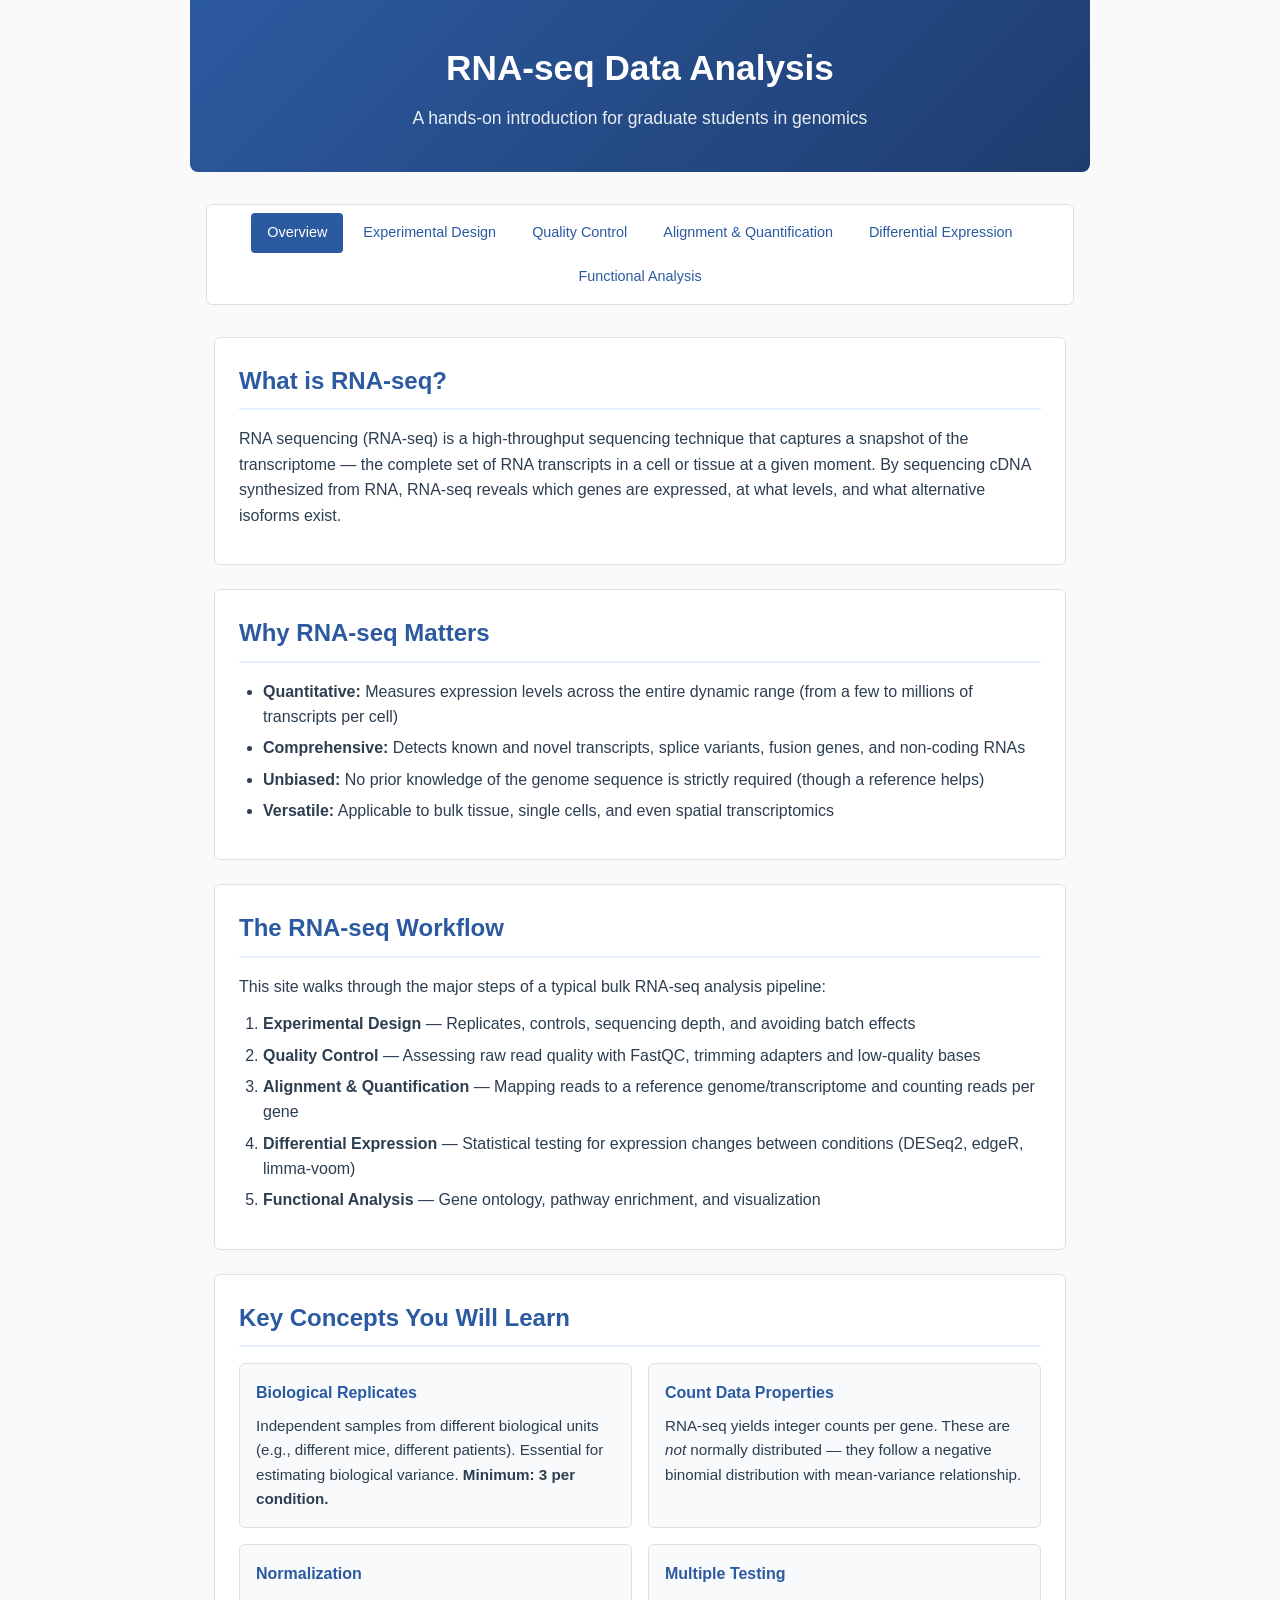
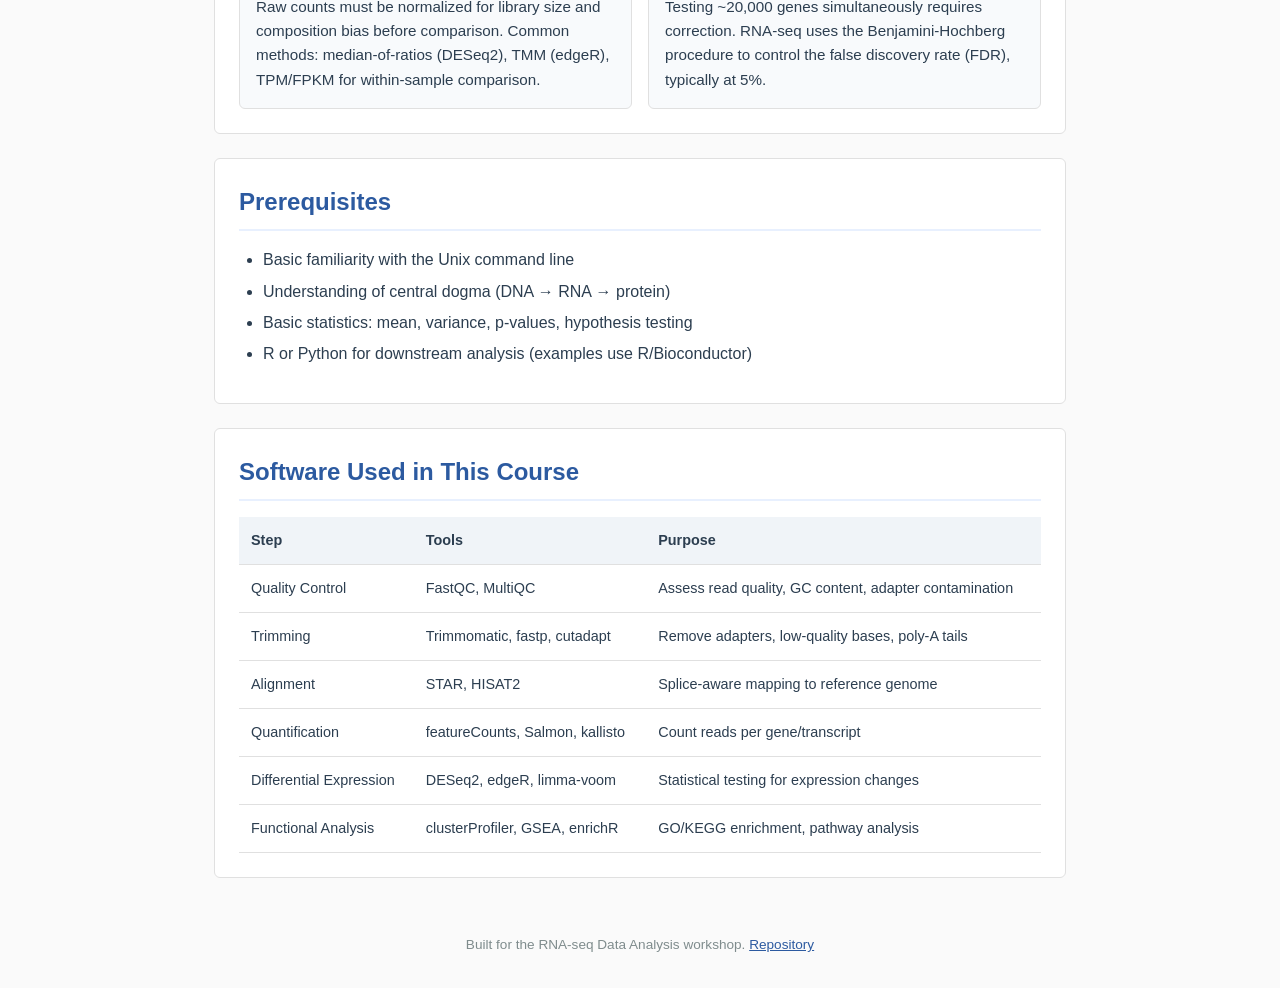
<file: index.html>
<!doctype html>
<html lang="en">
<head>
<meta charset="utf-8">
<meta name="viewport" content="width=device-width, initial-scale=1">
<title>RNA-seq Data Analysis — An Introduction</title>
<link rel="stylesheet" href="style.css">
</head>
<body>
<header>
<h1>RNA-seq Data Analysis</h1>
<p class="subtitle">A hands-on introduction for graduate students in genomics</p>
</header>
<nav>
<ul>
<li><a href="index.html" class="active">Overview</a></li>
<li><a href="experimental-design.html">Experimental Design</a></li>
<li><a href="quality-control.html">Quality Control</a></li>
<li><a href="alignment-quantification.html">Alignment &amp; Quantification</a></li>
<li><a href="differential-expression.html">Differential Expression</a></li>
<li><a href="functional-analysis.html">Functional Analysis</a></li>
</ul>
</nav>
<main>
<section>
<h2>What is RNA-seq?</h2>
<p>RNA sequencing (RNA-seq) is a high-throughput sequencing technique that captures a snapshot of the transcriptome — the complete set of RNA transcripts in a cell or tissue at a given moment. By sequencing cDNA synthesized from RNA, RNA-seq reveals which genes are expressed, at what levels, and what alternative isoforms exist.</p>
</section>
<section>
<h2>Why RNA-seq Matters</h2>
<ul>
<li><strong>Quantitative:</strong> Measures expression levels across the entire dynamic range (from a few to millions of transcripts per cell)</li>
<li><strong>Comprehensive:</strong> Detects known and novel transcripts, splice variants, fusion genes, and non-coding RNAs</li>
<li><strong>Unbiased:</strong> No prior knowledge of the genome sequence is strictly required (though a reference helps)</li>
<li><strong>Versatile:</strong> Applicable to bulk tissue, single cells, and even spatial transcriptomics</li>
</ul>
</section>
<section>
<h2>The RNA-seq Workflow</h2>
<p>This site walks through the major steps of a typical bulk RNA-seq analysis pipeline:</p>
<ol>
<li><a href="experimental-design.html"><strong>Experimental Design</strong></a> — Replicates, controls, sequencing depth, and avoiding batch effects</li>
<li><a href="quality-control.html"><strong>Quality Control</strong></a> — Assessing raw read quality with FastQC, trimming adapters and low-quality bases</li>
<li><a href="alignment-quantification.html"><strong>Alignment &amp; Quantification</strong></a> — Mapping reads to a reference genome/transcriptome and counting reads per gene</li>
<li><a href="differential-expression.html"><strong>Differential Expression</strong></a> — Statistical testing for expression changes between conditions (DESeq2, edgeR, limma-voom)</li>
<li><a href="functional-analysis.html"><strong>Functional Analysis</strong></a> — Gene ontology, pathway enrichment, and visualization</li>
</ol>
</section>
<section>
<h2>Key Concepts You Will Learn</h2>
<div class="concepts">
<div class="concept">
<h3>Biological Replicates</h3>
<p>Independent samples from different biological units (e.g., different mice, different patients). Essential for estimating biological variance. <strong>Minimum: 3 per condition.</strong></p>
</div>
<div class="concept">
<h3>Count Data Properties</h3>
<p>RNA-seq yields integer counts per gene. These are <em>not</em> normally distributed — they follow a negative binomial distribution with mean-variance relationship.</p>
</div>
<div class="concept">
<h3>Normalization</h3>
<p>Raw counts must be normalized for library size and composition bias before comparison. Common methods: median-of-ratios (DESeq2), TMM (edgeR), TPM/FPKM for within-sample comparison.</p>
</div>
<div class="concept">
<h3>Multiple Testing</h3>
<p>Testing ~20,000 genes simultaneously requires correction. RNA-seq uses the Benjamini-Hochberg procedure to control the false discovery rate (FDR), typically at 5%.</p>
</div>
</div>
</section>
<section>
<h2>Prerequisites</h2>
<ul>
<li>Basic familiarity with the Unix command line</li>
<li>Understanding of central dogma (DNA → RNA → protein)</li>
<li>Basic statistics: mean, variance, p-values, hypothesis testing</li>
<li>R or Python for downstream analysis (examples use R/Bioconductor)</li>
</ul>
</section>
<section>
<h2>Software Used in This Course</h2>
<table>
<thead>
<tr><th>Step</th><th>Tools</th><th>Purpose</th></tr>
</thead>
<tbody>
<tr><td>Quality Control</td><td>FastQC, MultiQC</td><td>Assess read quality, GC content, adapter contamination</td></tr>
<tr><td>Trimming</td><td>Trimmomatic, fastp, cutadapt</td><td>Remove adapters, low-quality bases, poly-A tails</td></tr>
<tr><td>Alignment</td><td>STAR, HISAT2</td><td>Splice-aware mapping to reference genome</td></tr>
<tr><td>Quantification</td><td>featureCounts, Salmon, kallisto</td><td>Count reads per gene/transcript</td></tr>
<tr><td>Differential Expression</td><td>DESeq2, edgeR, limma-voom</td><td>Statistical testing for expression changes</td></tr>
<tr><td>Functional Analysis</td><td>clusterProfiler, GSEA, enrichR</td><td>GO/KEGG enrichment, pathway analysis</td></tr>
</tbody>
</table>
</section>
</main>
<footer>
<p>Built for the RNA-seq Data Analysis workshop. <a href="https://github.com/chaoqh/chaoqh_llm">Repository</a></p>
</footer>
</body>
</html>
</file>
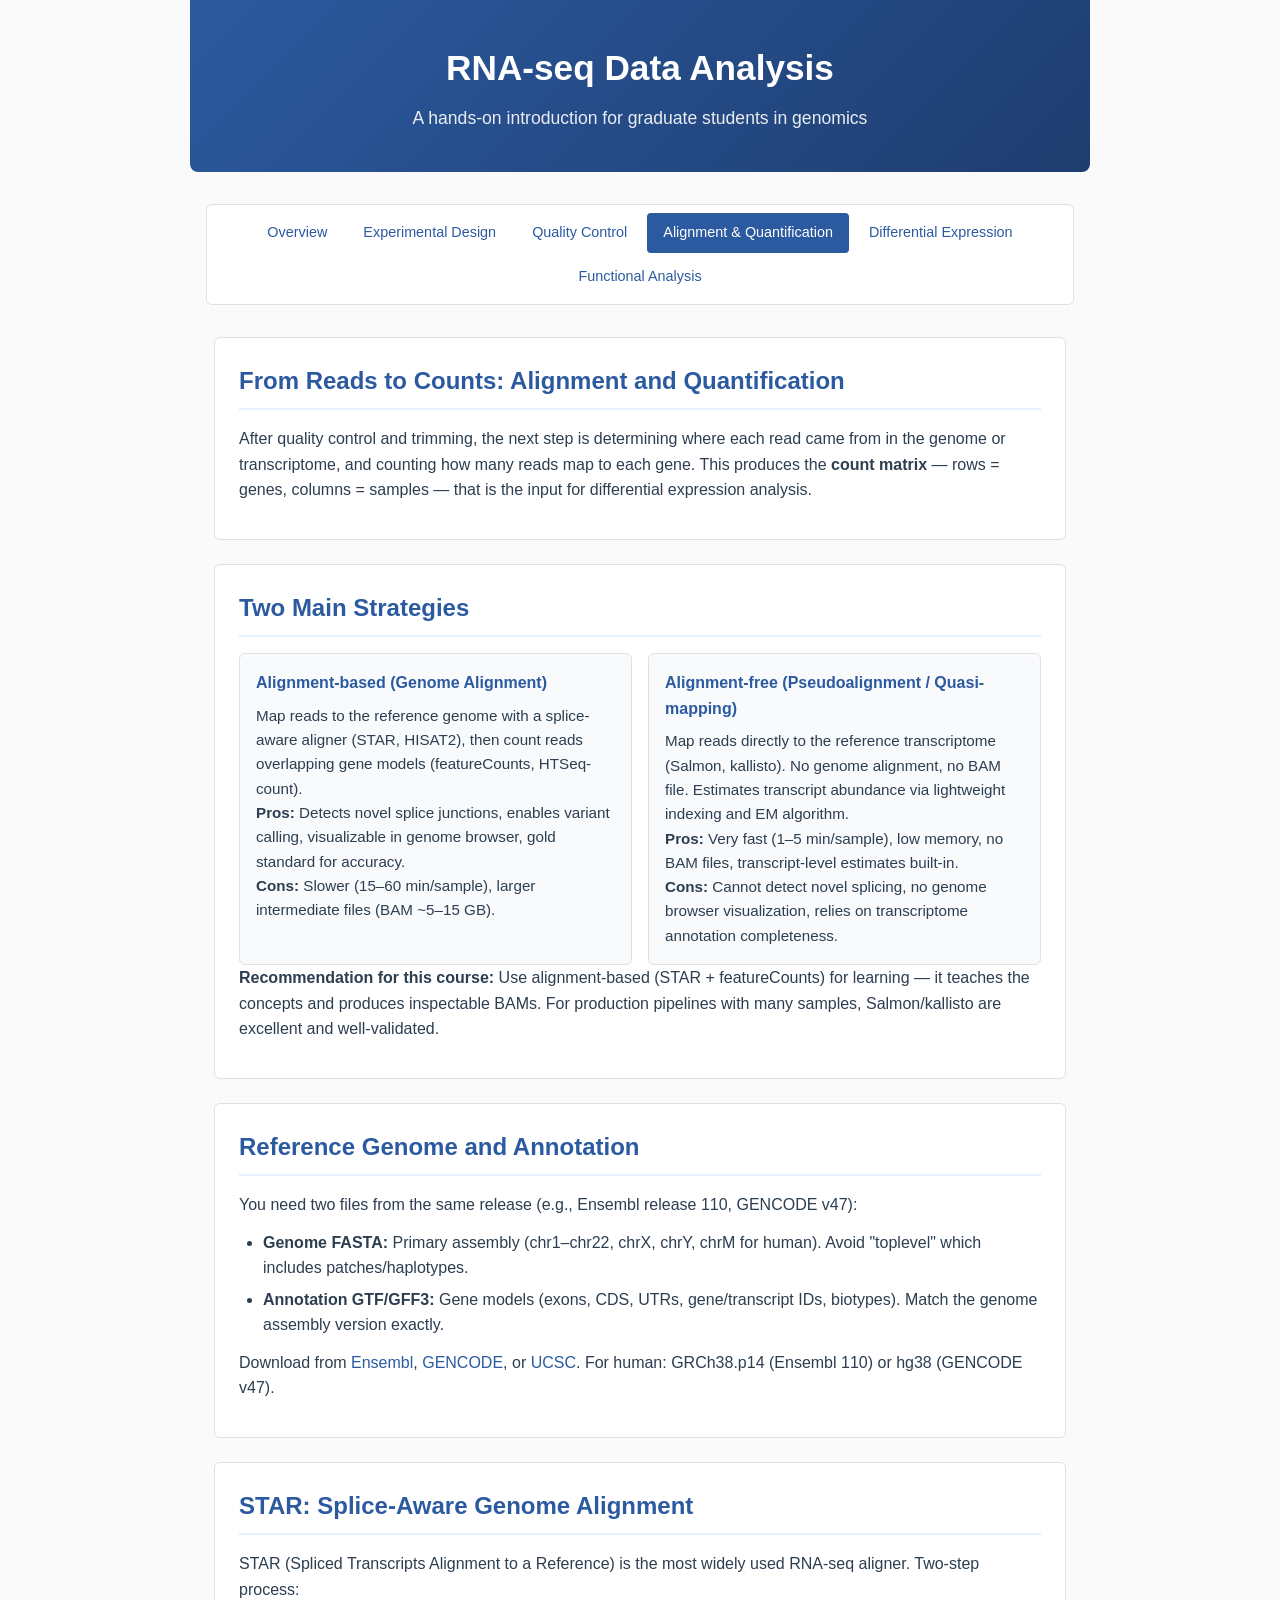
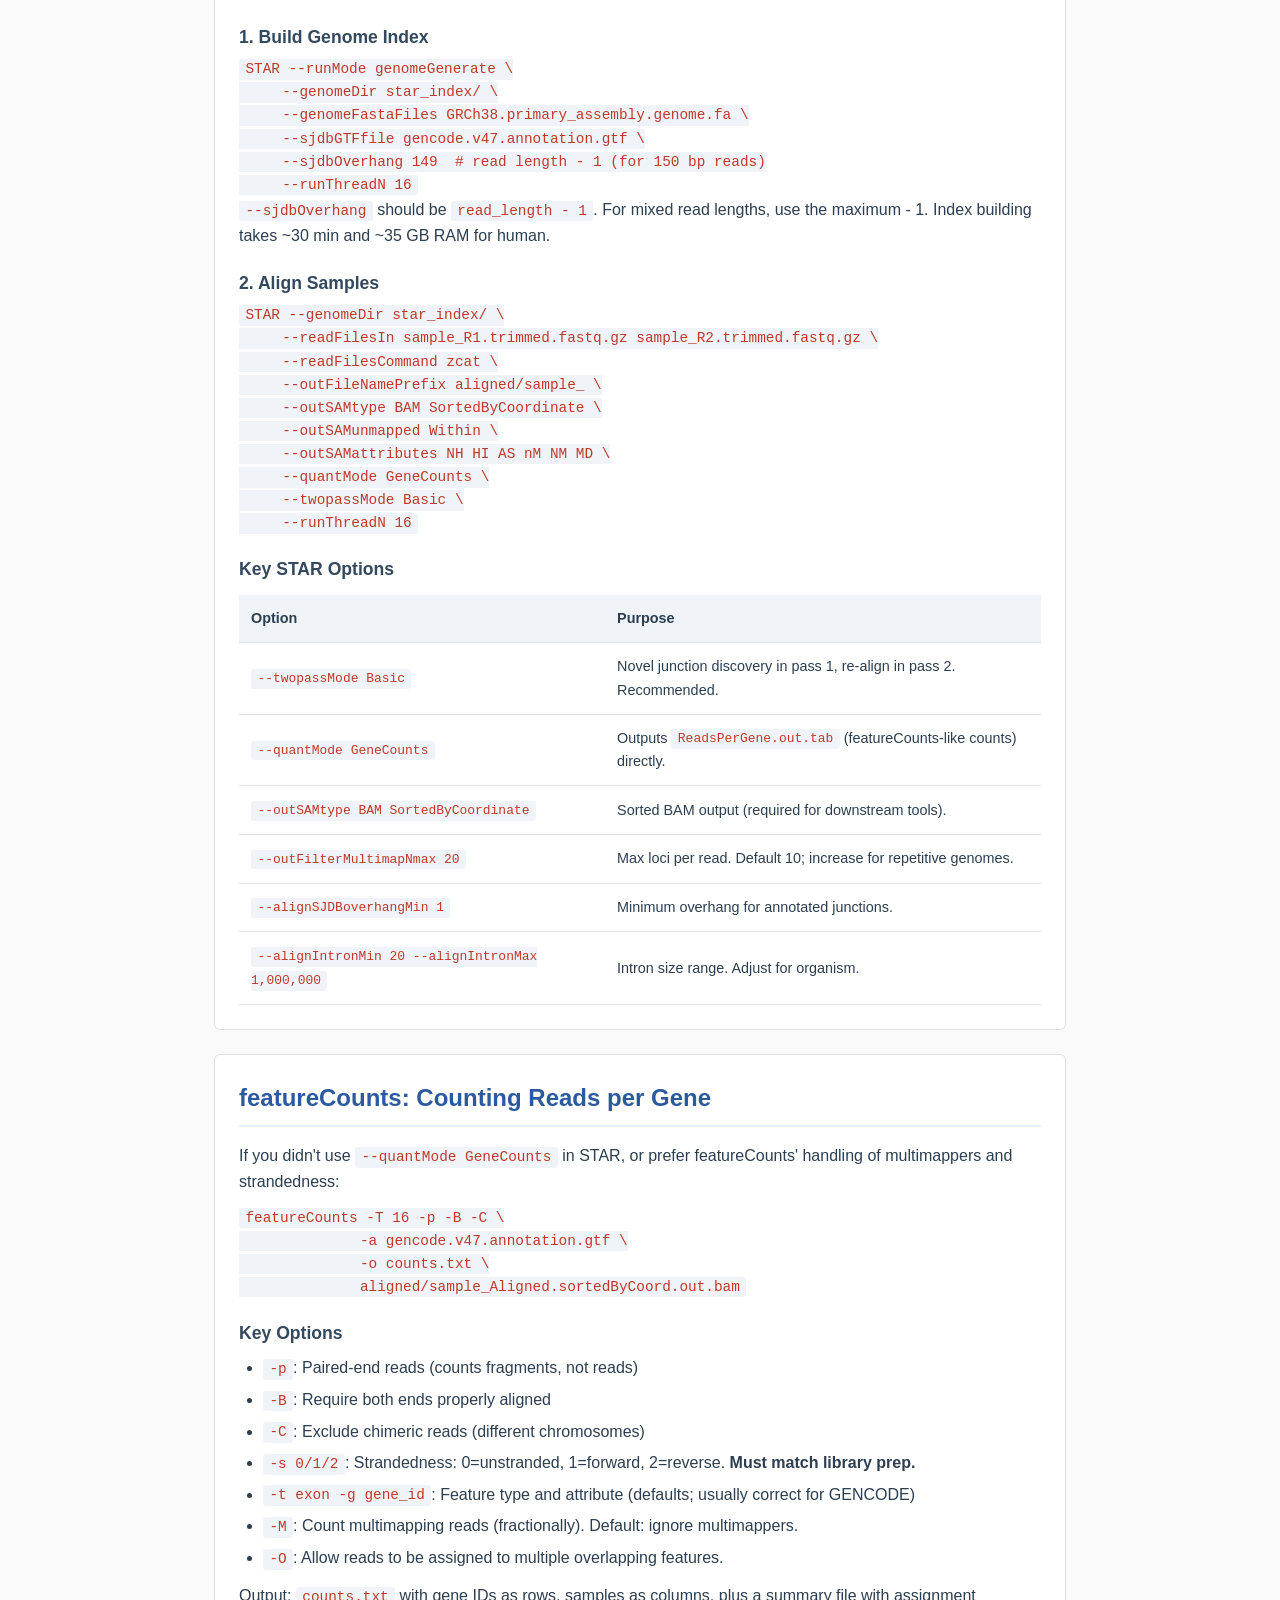
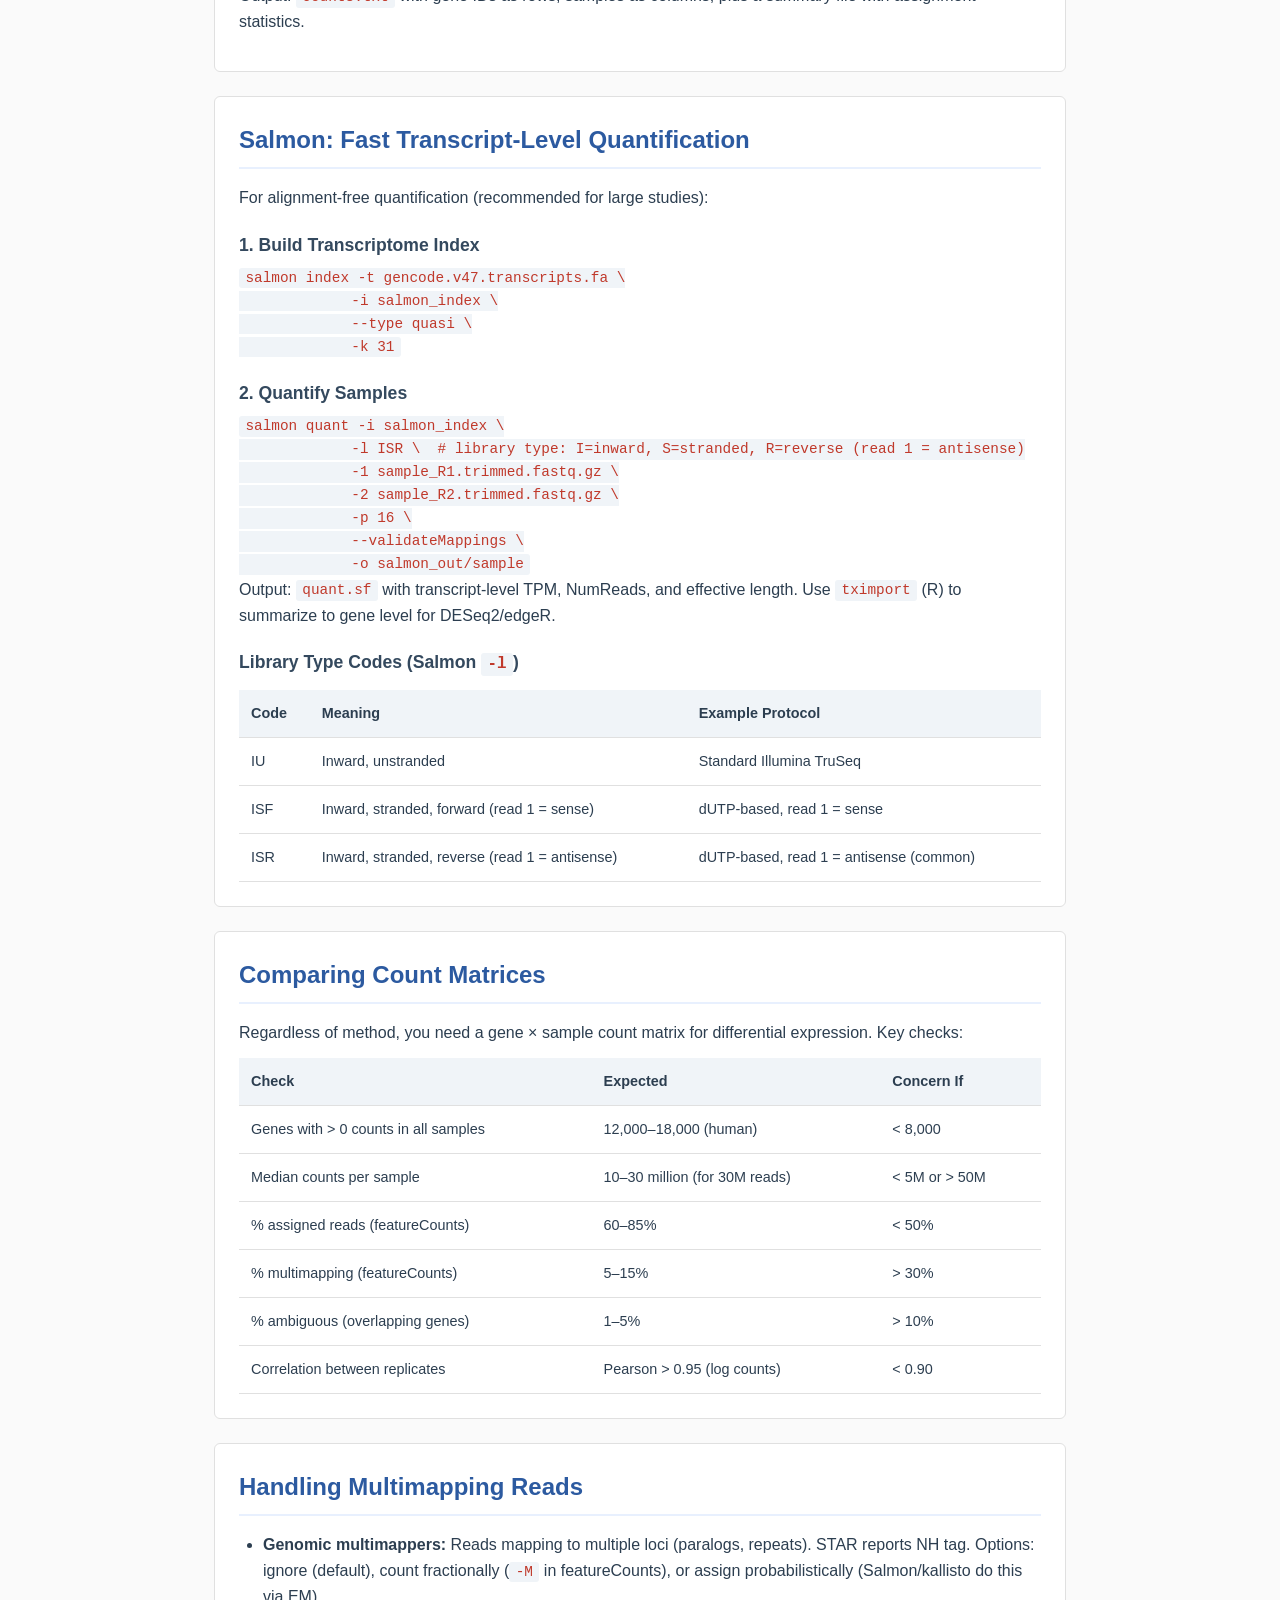
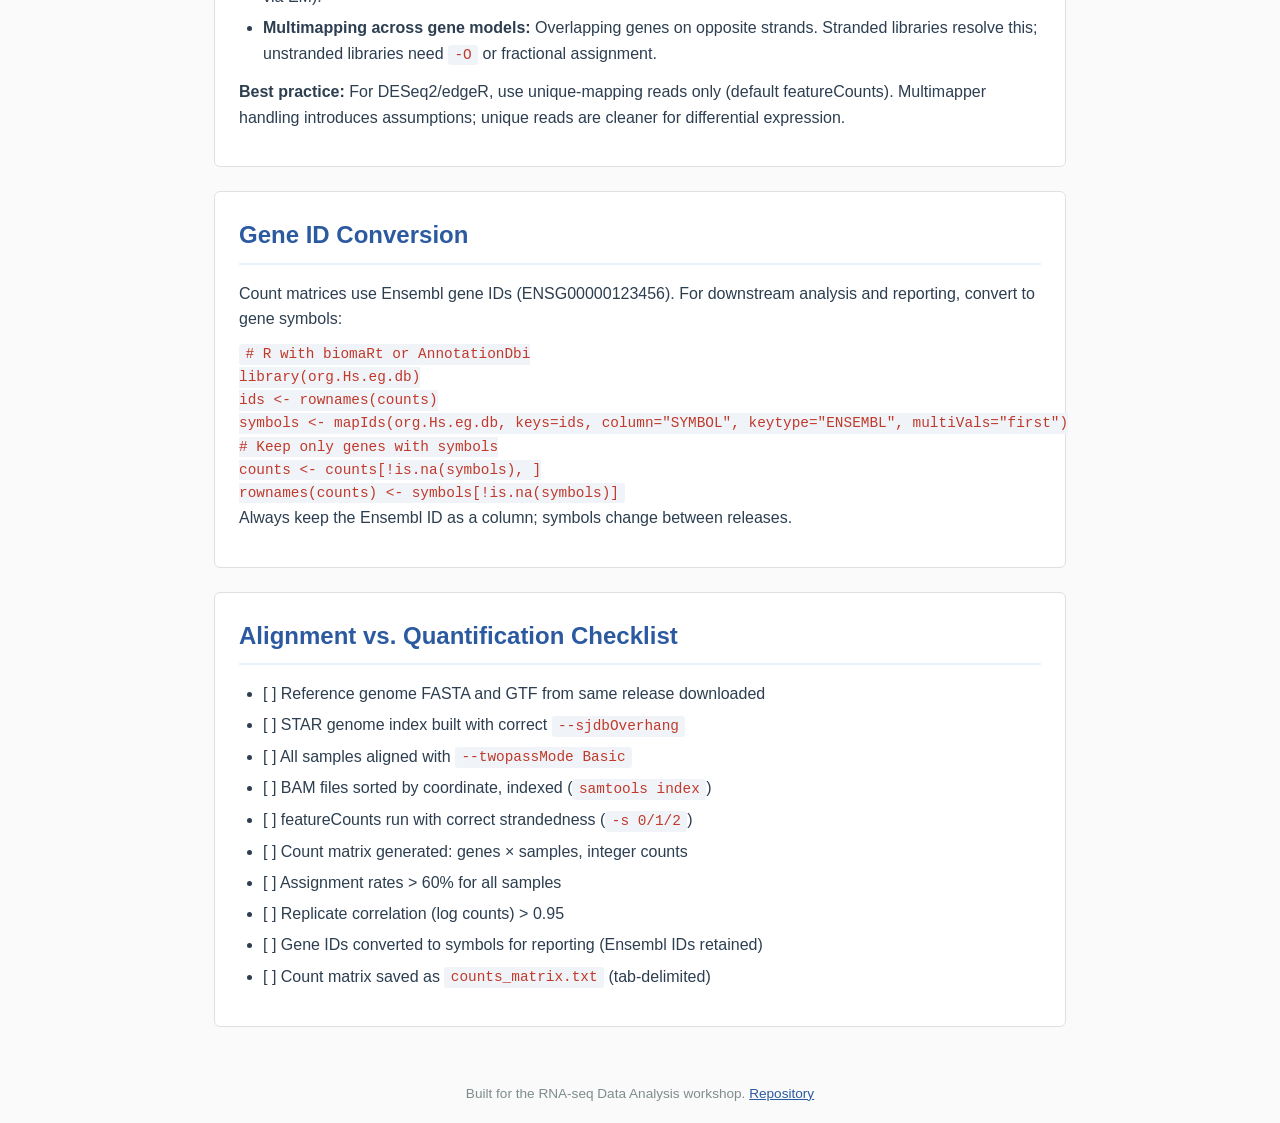
<file: alignment-quantification.html>
<!doctype html>
<html lang="en">
<head>
<meta charset="utf-8">
<meta name="viewport" content="width=device-width, initial-scale=1">
<title>Alignment & Quantification — RNA-seq Data Analysis</title>
<link rel="stylesheet" href="style.css">
</head>
<body>
<header>
<h1>RNA-seq Data Analysis</h1>
<p class="subtitle">A hands-on introduction for graduate students in genomics</p>
</header>
<nav>
<ul>
<li><a href="index.html">Overview</a></li>
<li><a href="experimental-design.html">Experimental Design</a></li>
<li><a href="quality-control.html">Quality Control</a></li>
<li><a href="alignment-quantification.html" class="active">Alignment &amp; Quantification</a></li>
<li><a href="differential-expression.html">Differential Expression</a></li>
<li><a href="functional-analysis.html">Functional Analysis</a></li>
</ul>
</nav>
<main>
<section>
<h2>From Reads to Counts: Alignment and Quantification</h2>
<p>After quality control and trimming, the next step is determining where each read came from in the genome or transcriptome, and counting how many reads map to each gene. This produces the <strong>count matrix</strong> — rows = genes, columns = samples — that is the input for differential expression analysis.</p>
</section>

<section>
<h2>Two Main Strategies</h2>
<div class="concepts">
<div class="concept">
<h3>Alignment-based (Genome Alignment)</h3>
<p>Map reads to the reference genome with a splice-aware aligner (STAR, HISAT2), then count reads overlapping gene models (featureCounts, HTSeq-count).</p>
<p><strong>Pros:</strong> Detects novel splice junctions, enables variant calling, visualizable in genome browser, gold standard for accuracy.</p>
<p><strong>Cons:</strong> Slower (15–60 min/sample), larger intermediate files (BAM ~5–15 GB).</p>
</div>
<div class="concept">
<h3>Alignment-free (Pseudoalignment / Quasi-mapping)</h3>
<p>Map reads directly to the reference transcriptome (Salmon, kallisto). No genome alignment, no BAM file. Estimates transcript abundance via lightweight indexing and EM algorithm.</p>
<p><strong>Pros:</strong> Very fast (1–5 min/sample), low memory, no BAM files, transcript-level estimates built-in.</p>
<p><strong>Cons:</strong> Cannot detect novel splicing, no genome browser visualization, relies on transcriptome annotation completeness.</p>
</div>
</div>
<p><strong>Recommendation for this course:</strong> Use alignment-based (STAR + featureCounts) for learning — it teaches the concepts and produces inspectable BAMs. For production pipelines with many samples, Salmon/kallisto are excellent and well-validated.</p>
</section>

<section>
<h2>Reference Genome and Annotation</h2>
<p>You need two files from the same release (e.g., Ensembl release 110, GENCODE v47):</p>
<ul>
<li><strong>Genome FASTA:</strong> Primary assembly (chr1–chr22, chrX, chrY, chrM for human). Avoid "toplevel" which includes patches/haplotypes.</li>
<li><strong>Annotation GTF/GFF3:</strong> Gene models (exons, CDS, UTRs, gene/transcript IDs, biotypes). Match the genome assembly version exactly.</li>
</ul>
<p>Download from <a href="https://www.ensembl.org">Ensembl</a>, <a href="https://www.gencodegenes.org">GENCODE</a>, or <a href="https://hgdownload.soe.ucsc.edu">UCSC</a>. For human: GRCh38.p14 (Ensembl 110) or hg38 (GENCODE v47).</p>
</section>

<section>
<h2>STAR: Splice-Aware Genome Alignment</h2>
<p>STAR (Spliced Transcripts Alignment to a Reference) is the most widely used RNA-seq aligner. Two-step process:</p>
<h3>1. Build Genome Index</h3>
<pre><code>STAR --runMode genomeGenerate \
     --genomeDir star_index/ \
     --genomeFastaFiles GRCh38.primary_assembly.genome.fa \
     --sjdbGTFfile gencode.v47.annotation.gtf \
     --sjdbOverhang 149  # read length - 1 (for 150 bp reads)
     --runThreadN 16</code></pre>
<p><code>--sjdbOverhang</code> should be <code>read_length - 1</code>. For mixed read lengths, use the maximum - 1. Index building takes ~30 min and ~35 GB RAM for human.</p>
<h3>2. Align Samples</h3>
<pre><code>STAR --genomeDir star_index/ \
     --readFilesIn sample_R1.trimmed.fastq.gz sample_R2.trimmed.fastq.gz \
     --readFilesCommand zcat \
     --outFileNamePrefix aligned/sample_ \
     --outSAMtype BAM SortedByCoordinate \
     --outSAMunmapped Within \
     --outSAMattributes NH HI AS nM NM MD \
     --quantMode GeneCounts \
     --twopassMode Basic \
     --runThreadN 16</code></pre>
<h3>Key STAR Options</h3>
<table>
<thead>
<tr><th>Option</th><th>Purpose</th></tr>
</thead>
<tbody>
<tr><td><code>--twopassMode Basic</code></td><td>Novel junction discovery in pass 1, re-align in pass 2. Recommended.</td></tr>
<tr><td><code>--quantMode GeneCounts</code></td><td>Outputs <code>ReadsPerGene.out.tab</code> (featureCounts-like counts) directly.</td></tr>
<tr><td><code>--outSAMtype BAM SortedByCoordinate</code></td><td>Sorted BAM output (required for downstream tools).</td></tr>
<tr><td><code>--outFilterMultimapNmax 20</code></td><td>Max loci per read. Default 10; increase for repetitive genomes.</td></tr>
<tr><td><code>--alignSJDBoverhangMin 1</code></td><td>Minimum overhang for annotated junctions.</td></tr>
<tr><td><code>--alignIntronMin 20 --alignIntronMax 1,000,000</code></td><td>Intron size range. Adjust for organism.</td></tr>
</tbody>
</table>
</section>

<section>
<h2>featureCounts: Counting Reads per Gene</h2>
<p>If you didn't use <code>--quantMode GeneCounts</code> in STAR, or prefer featureCounts' handling of multimappers and strandedness:</p>
<pre><code>featureCounts -T 16 -p -B -C \
              -a gencode.v47.annotation.gtf \
              -o counts.txt \
              aligned/sample_Aligned.sortedByCoord.out.bam</code></pre>
<h3>Key Options</h3>
<ul>
<li><code>-p</code>: Paired-end reads (counts fragments, not reads)</li>
<li><code>-B</code>: Require both ends properly aligned</li>
<li><code>-C</code>: Exclude chimeric reads (different chromosomes)</li>
<li><code>-s 0/1/2</code>: Strandedness: 0=unstranded, 1=forward, 2=reverse. <strong>Must match library prep.</strong></li>
<li><code>-t exon -g gene_id</code>: Feature type and attribute (defaults; usually correct for GENCODE)</li>
<li><code>-M</code>: Count multimapping reads (fractionally). Default: ignore multimappers.</li>
<li><code>-O</code>: Allow reads to be assigned to multiple overlapping features.</li>
</ul>
<p>Output: <code>counts.txt</code> with gene IDs as rows, samples as columns, plus a summary file with assignment statistics.</p>
</section>

<section>
<h2>Salmon: Fast Transcript-Level Quantification</h2>
<p>For alignment-free quantification (recommended for large studies):</p>
<h3>1. Build Transcriptome Index</h3>
<pre><code>salmon index -t gencode.v47.transcripts.fa \
             -i salmon_index \
             --type quasi \
             -k 31</code></pre>
<h3>2. Quantify Samples</h3>
<pre><code>salmon quant -i salmon_index \
             -l ISR \  # library type: I=inward, S=stranded, R=reverse (read 1 = antisense)
             -1 sample_R1.trimmed.fastq.gz \
             -2 sample_R2.trimmed.fastq.gz \
             -p 16 \
             --validateMappings \
             -o salmon_out/sample</code></pre>
<p>Output: <code>quant.sf</code> with transcript-level TPM, NumReads, and effective length. Use <code>tximport</code> (R) to summarize to gene level for DESeq2/edgeR.</p>
<h3>Library Type Codes (Salmon <code>-l</code>)</h3>
<table>
<thead>
<tr><th>Code</th><th>Meaning</th><th>Example Protocol</th></tr>
</thead>
<tbody>
<tr><td>IU</td><td>Inward, unstranded</td><td>Standard Illumina TruSeq</td></tr>
<tr><td>ISF</td><td>Inward, stranded, forward (read 1 = sense)</td><td>dUTP-based, read 1 = sense</td></tr>
<tr><td>ISR</td><td>Inward, stranded, reverse (read 1 = antisense)</td><td>dUTP-based, read 1 = antisense (common)</td></tr>
</tbody>
</table>
</section>

<section>
<h2>Comparing Count Matrices</h2>
<p>Regardless of method, you need a gene × sample count matrix for differential expression. Key checks:</p>
<table>
<thead>
<tr><th>Check</th><th>Expected</th><th>Concern If</th></tr>
</thead>
<tbody>
<tr><td>Genes with > 0 counts in all samples</td><td>12,000–18,000 (human)</td><td>< 8,000</td></tr>
<tr><td>Median counts per sample</td><td>10–30 million (for 30M reads)</td><td>< 5M or > 50M</td></tr>
<tr><td>% assigned reads (featureCounts)</td><td>60–85%</td><td>< 50%</td></tr>
<tr><td>% multimapping (featureCounts)</td><td>5–15%</td><td>> 30%</td></tr>
<tr><td>% ambiguous (overlapping genes)</td><td>1–5%</td><td>> 10%</td></tr>
<tr><td>Correlation between replicates</td><td>Pearson > 0.95 (log counts)</td><td>< 0.90</td></tr>
</tbody>
</table>
</section>

<section>
<h2>Handling Multimapping Reads</h2>
<ul>
<li><strong>Genomic multimappers:</strong> Reads mapping to multiple loci (paralogs, repeats). STAR reports NH tag. Options: ignore (default), count fractionally (<code>-M</code> in featureCounts), or assign probabilistically (Salmon/kallisto do this via EM).</li>
<li><strong>Multimapping across gene models:</strong> Overlapping genes on opposite strands. Stranded libraries resolve this; unstranded libraries need <code>-O</code> or fractional assignment.</li>
</ul>
<p><strong>Best practice:</strong> For DESeq2/edgeR, use unique-mapping reads only (default featureCounts). Multimapper handling introduces assumptions; unique reads are cleaner for differential expression.</p>
</section>

<section>
<h2>Gene ID Conversion</h2>
<p>Count matrices use Ensembl gene IDs (ENSG00000123456). For downstream analysis and reporting, convert to gene symbols:</p>
<pre><code># R with biomaRt or AnnotationDbi
library(org.Hs.eg.db)
ids <- rownames(counts)
symbols <- mapIds(org.Hs.eg.db, keys=ids, column="SYMBOL", keytype="ENSEMBL", multiVals="first")
# Keep only genes with symbols
counts <- counts[!is.na(symbols), ]
rownames(counts) <- symbols[!is.na(symbols)]</code></pre>
<p>Always keep the Ensembl ID as a column; symbols change between releases.</p>
</section>

<section>
<h2>Alignment vs. Quantification Checklist</h2>
<ul>
<li>[ ] Reference genome FASTA and GTF from same release downloaded</li>
<li>[ ] STAR genome index built with correct <code>--sjdbOverhang</code></li>
<li>[ ] All samples aligned with <code>--twopassMode Basic</code></li>
<li>[ ] BAM files sorted by coordinate, indexed (<code>samtools index</code>)</li>
<li>[ ] featureCounts run with correct strandedness (<code>-s 0/1/2</code>)</li>
<li>[ ] Count matrix generated: genes × samples, integer counts</li>
<li>[ ] Assignment rates > 60% for all samples</li>
<li>[ ] Replicate correlation (log counts) > 0.95</li>
<li>[ ] Gene IDs converted to symbols for reporting (Ensembl IDs retained)</li>
<li>[ ] Count matrix saved as <code>counts_matrix.txt</code> (tab-delimited)</li>
</ul>
</section>
</main>
<footer>
<p>Built for the RNA-seq Data Analysis workshop. <a href="https://github.com/chaoqh/chaoqh_llm">Repository</a></p>
</footer>
</body>
</html>
</file>
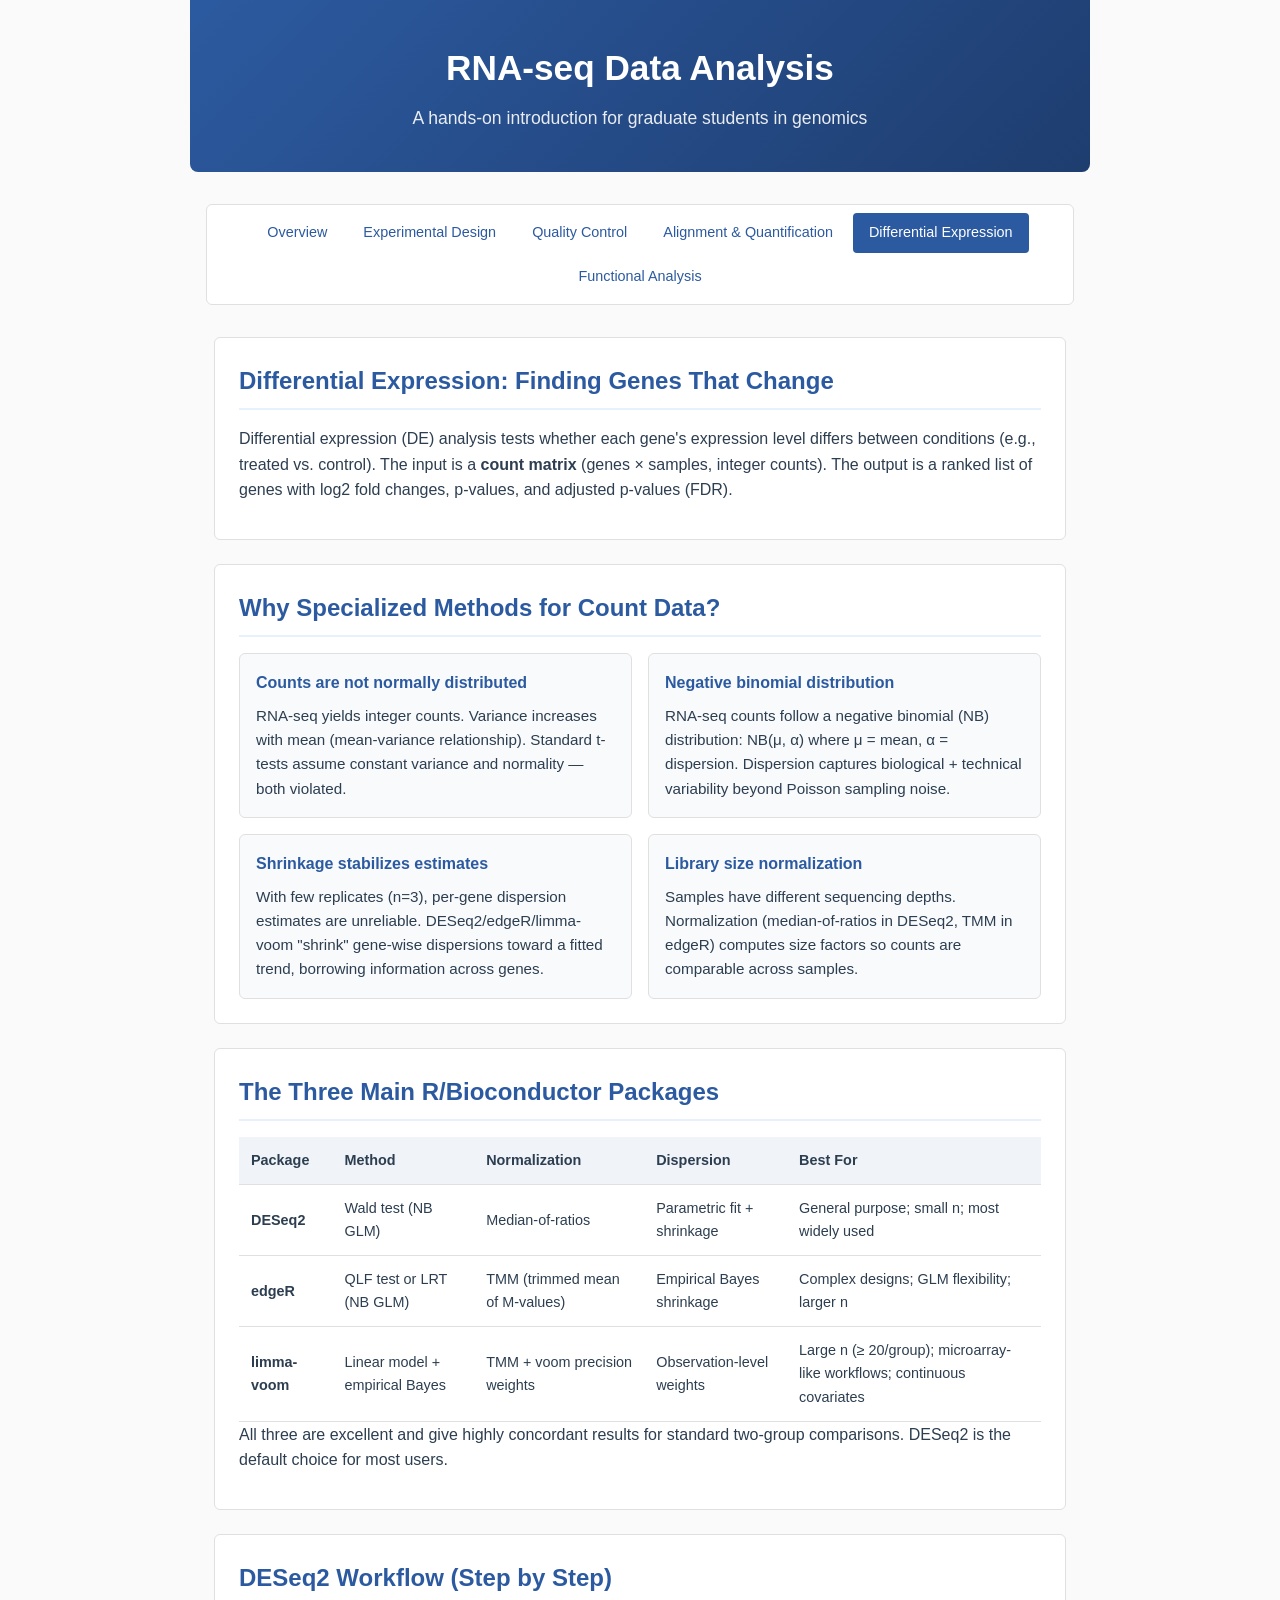
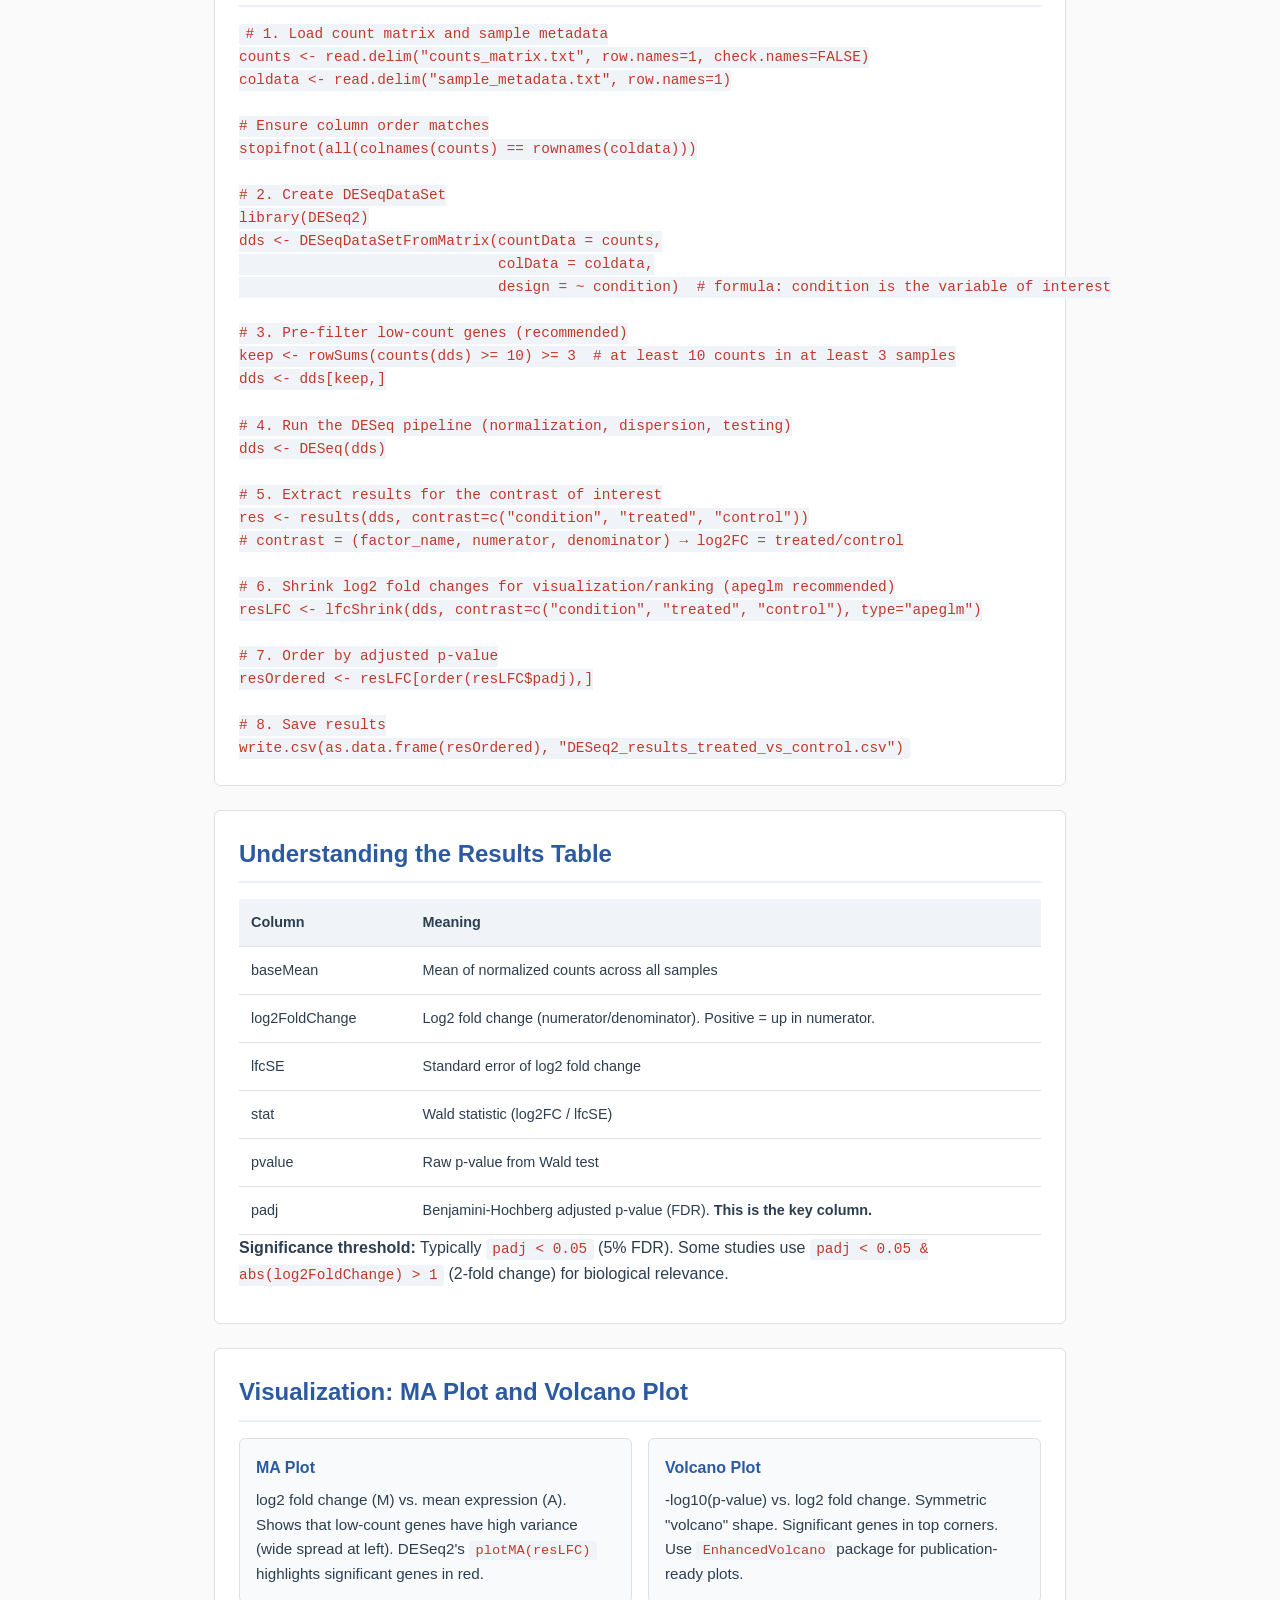
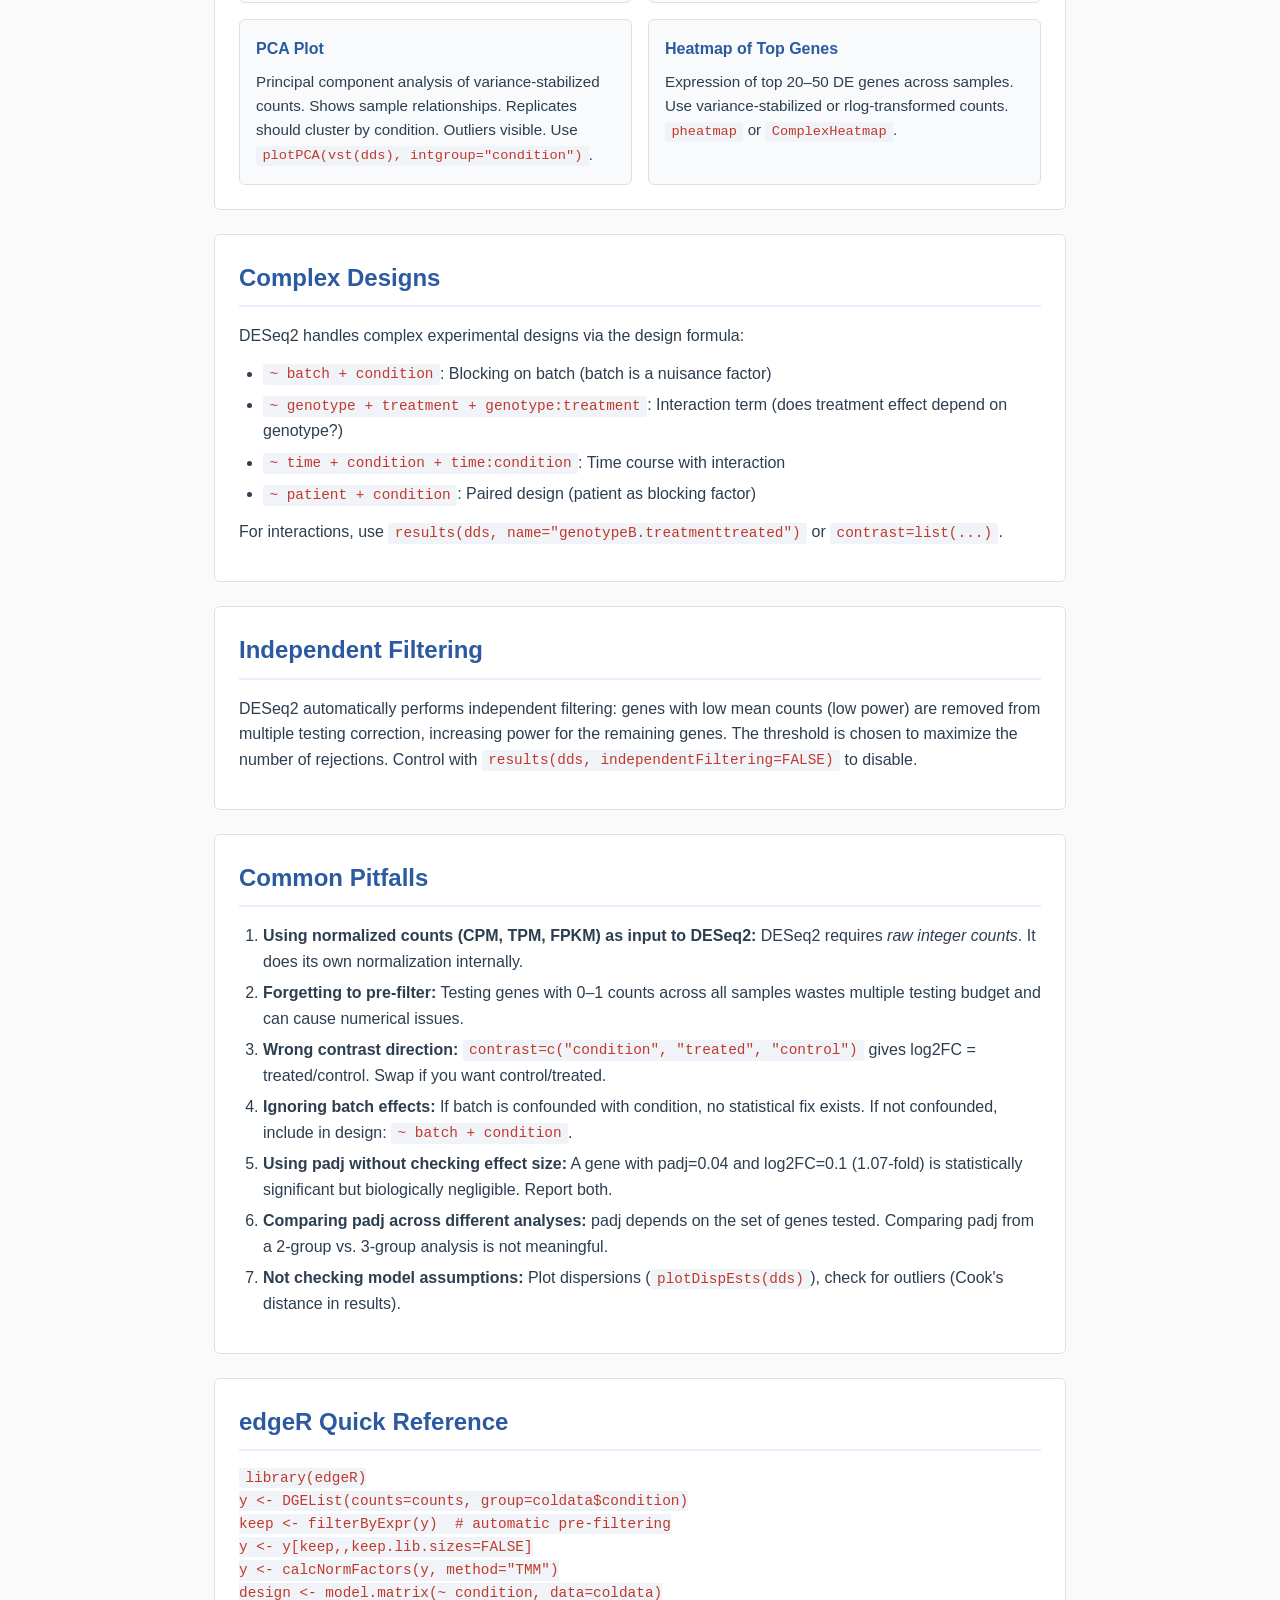
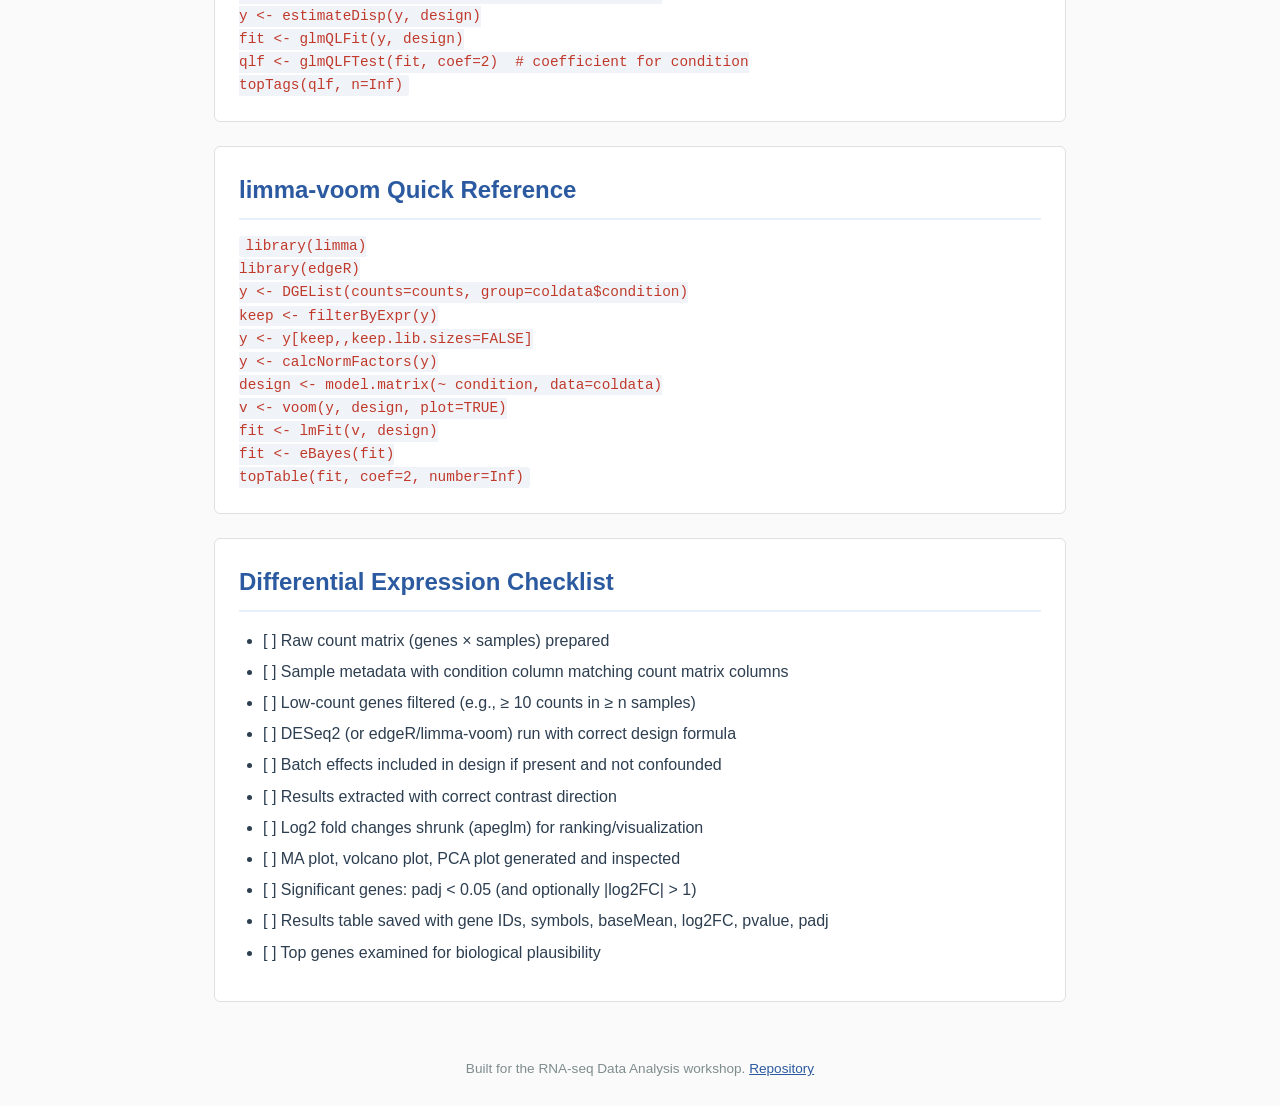
<file: differential-expression.html>
<!doctype html>
<html lang="en">
<head>
<meta charset="utf-8">
<meta name="viewport" content="width=device-width, initial-scale=1">
<title>Differential Expression — RNA-seq Data Analysis</title>
<link rel="stylesheet" href="style.css">
</head>
<body>
<header>
<h1>RNA-seq Data Analysis</h1>
<p class="subtitle">A hands-on introduction for graduate students in genomics</p>
</header>
<nav>
<ul>
<li><a href="index.html">Overview</a></li>
<li><a href="experimental-design.html">Experimental Design</a></li>
<li><a href="quality-control.html">Quality Control</a></li>
<li><a href="alignment-quantification.html">Alignment &amp; Quantification</a></li>
<li><a href="differential-expression.html" class="active">Differential Expression</a></li>
<li><a href="functional-analysis.html">Functional Analysis</a></li>
</ul>
</nav>
<main>
<section>
<h2>Differential Expression: Finding Genes That Change</h2>
<p>Differential expression (DE) analysis tests whether each gene's expression level differs between conditions (e.g., treated vs. control). The input is a <strong>count matrix</strong> (genes × samples, integer counts). The output is a ranked list of genes with log2 fold changes, p-values, and adjusted p-values (FDR).</p>
</section>

<section>
<h2>Why Specialized Methods for Count Data?</h2>
<div class="concepts">
<div class="concept">
<h3>Counts are not normally distributed</h3>
<p>RNA-seq yields integer counts. Variance increases with mean (mean-variance relationship). Standard t-tests assume constant variance and normality — both violated.</p>
</div>
<div class="concept">
<h3>Negative binomial distribution</h3>
<p>RNA-seq counts follow a negative binomial (NB) distribution: NB(μ, α) where μ = mean, α = dispersion. Dispersion captures biological + technical variability beyond Poisson sampling noise.</p>
</div>
<div class="concept">
<h3>Shrinkage stabilizes estimates</h3>
<p>With few replicates (n=3), per-gene dispersion estimates are unreliable. DESeq2/edgeR/limma-voom "shrink" gene-wise dispersions toward a fitted trend, borrowing information across genes.</p>
</div>
<div class="concept">
<h3>Library size normalization</h3>
<p>Samples have different sequencing depths. Normalization (median-of-ratios in DESeq2, TMM in edgeR) computes size factors so counts are comparable across samples.</p>
</div>
</div>
</section>

<section>
<h2>The Three Main R/Bioconductor Packages</h2>
<table>
<thead>
<tr><th>Package</th><th>Method</th><th>Normalization</th><th>Dispersion</th><th>Best For</th></tr>
</thead>
<tbody>
<tr><td><strong>DESeq2</strong></td><td>Wald test (NB GLM)</td><td>Median-of-ratios</td><td>Parametric fit + shrinkage</td><td>General purpose; small n; most widely used</td></tr>
<tr><td><strong>edgeR</strong></td><td>QLF test or LRT (NB GLM)</td><td>TMM (trimmed mean of M-values)</td><td>Empirical Bayes shrinkage</td><td>Complex designs; GLM flexibility; larger n</td></tr>
<tr><td><strong>limma-voom</strong></td><td>Linear model + empirical Bayes</td><td>TMM + voom precision weights</td><td>Observation-level weights</td><td>Large n (≥ 20/group); microarray-like workflows; continuous covariates</td></tr>
</tbody>
</table>
<p>All three are excellent and give highly concordant results for standard two-group comparisons. DESeq2 is the default choice for most users.</p>
</section>

<section>
<h2>DESeq2 Workflow (Step by Step)</h2>
<pre><code># 1. Load count matrix and sample metadata
counts <- read.delim("counts_matrix.txt", row.names=1, check.names=FALSE)
coldata <- read.delim("sample_metadata.txt", row.names=1)

# Ensure column order matches
stopifnot(all(colnames(counts) == rownames(coldata)))

# 2. Create DESeqDataSet
library(DESeq2)
dds <- DESeqDataSetFromMatrix(countData = counts,
                              colData = coldata,
                              design = ~ condition)  # formula: condition is the variable of interest

# 3. Pre-filter low-count genes (recommended)
keep <- rowSums(counts(dds) >= 10) >= 3  # at least 10 counts in at least 3 samples
dds <- dds[keep,]

# 4. Run the DESeq pipeline (normalization, dispersion, testing)
dds <- DESeq(dds)

# 5. Extract results for the contrast of interest
res <- results(dds, contrast=c("condition", "treated", "control"))
# contrast = (factor_name, numerator, denominator) → log2FC = treated/control

# 6. Shrink log2 fold changes for visualization/ranking (apeglm recommended)
resLFC <- lfcShrink(dds, contrast=c("condition", "treated", "control"), type="apeglm")

# 7. Order by adjusted p-value
resOrdered <- resLFC[order(resLFC$padj),]

# 8. Save results
write.csv(as.data.frame(resOrdered), "DESeq2_results_treated_vs_control.csv")</code></pre>
</section>

<section>
<h2>Understanding the Results Table</h2>
<table>
<thead>
<tr><th>Column</th><th>Meaning</th></tr>
</thead>
<tbody>
<tr><td>baseMean</td><td>Mean of normalized counts across all samples</td></tr>
<tr><td>log2FoldChange</td><td>Log2 fold change (numerator/denominator). Positive = up in numerator.</td></tr>
<tr><td>lfcSE</td><td>Standard error of log2 fold change</td></tr>
<tr><td>stat</td><td>Wald statistic (log2FC / lfcSE)</td></tr>
<tr><td>pvalue</td><td>Raw p-value from Wald test</td></tr>
<tr><td>padj</td><td>Benjamini-Hochberg adjusted p-value (FDR). <strong>This is the key column.</strong></td></tr>
</tbody>
</table>
<p><strong>Significance threshold:</strong> Typically <code>padj < 0.05</code> (5% FDR). Some studies use <code>padj < 0.05 & abs(log2FoldChange) > 1</code> (2-fold change) for biological relevance.</p>
</section>

<section>
<h2>Visualization: MA Plot and Volcano Plot</h2>
<div class="concepts">
<div class="concept">
<h3>MA Plot</h3>
<p>log2 fold change (M) vs. mean expression (A). Shows that low-count genes have high variance (wide spread at left). DESeq2's <code>plotMA(resLFC)</code> highlights significant genes in red.</p>
</div>
<div class="concept">
<h3>Volcano Plot</h3>
<p>-log10(p-value) vs. log2 fold change. Symmetric "volcano" shape. Significant genes in top corners. Use <code>EnhancedVolcano</code> package for publication-ready plots.</p>
</div>
<div class="concept">
<h3>PCA Plot</h3>
<p>Principal component analysis of variance-stabilized counts. Shows sample relationships. Replicates should cluster by condition. Outliers visible. Use <code>plotPCA(vst(dds), intgroup="condition")</code>.</p>
</div>
<div class="concept">
<h3>Heatmap of Top Genes</h3>
<p>Expression of top 20–50 DE genes across samples. Use variance-stabilized or rlog-transformed counts. <code>pheatmap</code> or <code>ComplexHeatmap</code>.</p>
</div>
</div>
</section>

<section>
<h2>Complex Designs</h2>
<p>DESeq2 handles complex experimental designs via the design formula:</p>
<ul>
<li><code>~ batch + condition</code>: Blocking on batch (batch is a nuisance factor)</li>
<li><code>~ genotype + treatment + genotype:treatment</code>: Interaction term (does treatment effect depend on genotype?)</li>
<li><code>~ time + condition + time:condition</code>: Time course with interaction</li>
<li><code>~ patient + condition</code>: Paired design (patient as blocking factor)</li>
</ul>
<p>For interactions, use <code>results(dds, name="genotypeB.treatmenttreated")</code> or <code>contrast=list(...)</code>.</p>
</section>

<section>
<h2>Independent Filtering</h2>
<p>DESeq2 automatically performs independent filtering: genes with low mean counts (low power) are removed from multiple testing correction, increasing power for the remaining genes. The threshold is chosen to maximize the number of rejections. Control with <code>results(dds, independentFiltering=FALSE)</code> to disable.</p>
</section>

<section>
<h2>Common Pitfalls</h2>
<ol>
<li><strong>Using normalized counts (CPM, TPM, FPKM) as input to DESeq2:</strong> DESeq2 requires <em>raw integer counts</em>. It does its own normalization internally.</li>
<li><strong>Forgetting to pre-filter:</strong> Testing genes with 0–1 counts across all samples wastes multiple testing budget and can cause numerical issues.</li>
<li><strong>Wrong contrast direction:</strong> <code>contrast=c("condition", "treated", "control")</code> gives log2FC = treated/control. Swap if you want control/treated.</li>
<li><strong>Ignoring batch effects:</strong> If batch is confounded with condition, no statistical fix exists. If not confounded, include in design: <code>~ batch + condition</code>.</li>
<li><strong>Using padj without checking effect size:</strong> A gene with padj=0.04 and log2FC=0.1 (1.07-fold) is statistically significant but biologically negligible. Report both.</li>
<li><strong>Comparing padj across different analyses:</strong> padj depends on the set of genes tested. Comparing padj from a 2-group vs. 3-group analysis is not meaningful.</li>
<li><strong>Not checking model assumptions:</strong> Plot dispersions (<code>plotDispEsts(dds)</code>), check for outliers (Cook's distance in results).</li>
</ol>
</section>

<section>
<h2>edgeR Quick Reference</h2>
<pre><code>library(edgeR)
y <- DGEList(counts=counts, group=coldata$condition)
keep <- filterByExpr(y)  # automatic pre-filtering
y <- y[keep,,keep.lib.sizes=FALSE]
y <- calcNormFactors(y, method="TMM")
design <- model.matrix(~ condition, data=coldata)
y <- estimateDisp(y, design)
fit <- glmQLFit(y, design)
qlf <- glmQLFTest(fit, coef=2)  # coefficient for condition
topTags(qlf, n=Inf)</code></pre>
</section>

<section>
<h2>limma-voom Quick Reference</h2>
<pre><code>library(limma)
library(edgeR)
y <- DGEList(counts=counts, group=coldata$condition)
keep <- filterByExpr(y)
y <- y[keep,,keep.lib.sizes=FALSE]
y <- calcNormFactors(y)
design <- model.matrix(~ condition, data=coldata)
v <- voom(y, design, plot=TRUE)
fit <- lmFit(v, design)
fit <- eBayes(fit)
topTable(fit, coef=2, number=Inf)</code></pre>
</section>

<section>
<h2>Differential Expression Checklist</h2>
<ul>
<li>[ ] Raw count matrix (genes × samples) prepared</li>
<li>[ ] Sample metadata with condition column matching count matrix columns</li>
<li>[ ] Low-count genes filtered (e.g., ≥ 10 counts in ≥ n samples)</li>
<li>[ ] DESeq2 (or edgeR/limma-voom) run with correct design formula</li>
<li>[ ] Batch effects included in design if present and not confounded</li>
<li>[ ] Results extracted with correct contrast direction</li>
<li>[ ] Log2 fold changes shrunk (apeglm) for ranking/visualization</li>
<li>[ ] MA plot, volcano plot, PCA plot generated and inspected</li>
<li>[ ] Significant genes: padj < 0.05 (and optionally |log2FC| > 1)</li>
<li>[ ] Results table saved with gene IDs, symbols, baseMean, log2FC, pvalue, padj</li>
<li>[ ] Top genes examined for biological plausibility</li>
</ul>
</section>
</main>
<footer>
<p>Built for the RNA-seq Data Analysis workshop. <a href="https://github.com/chaoqh/chaoqh_llm">Repository</a></p>
</footer>
</body>
</html>
</file>
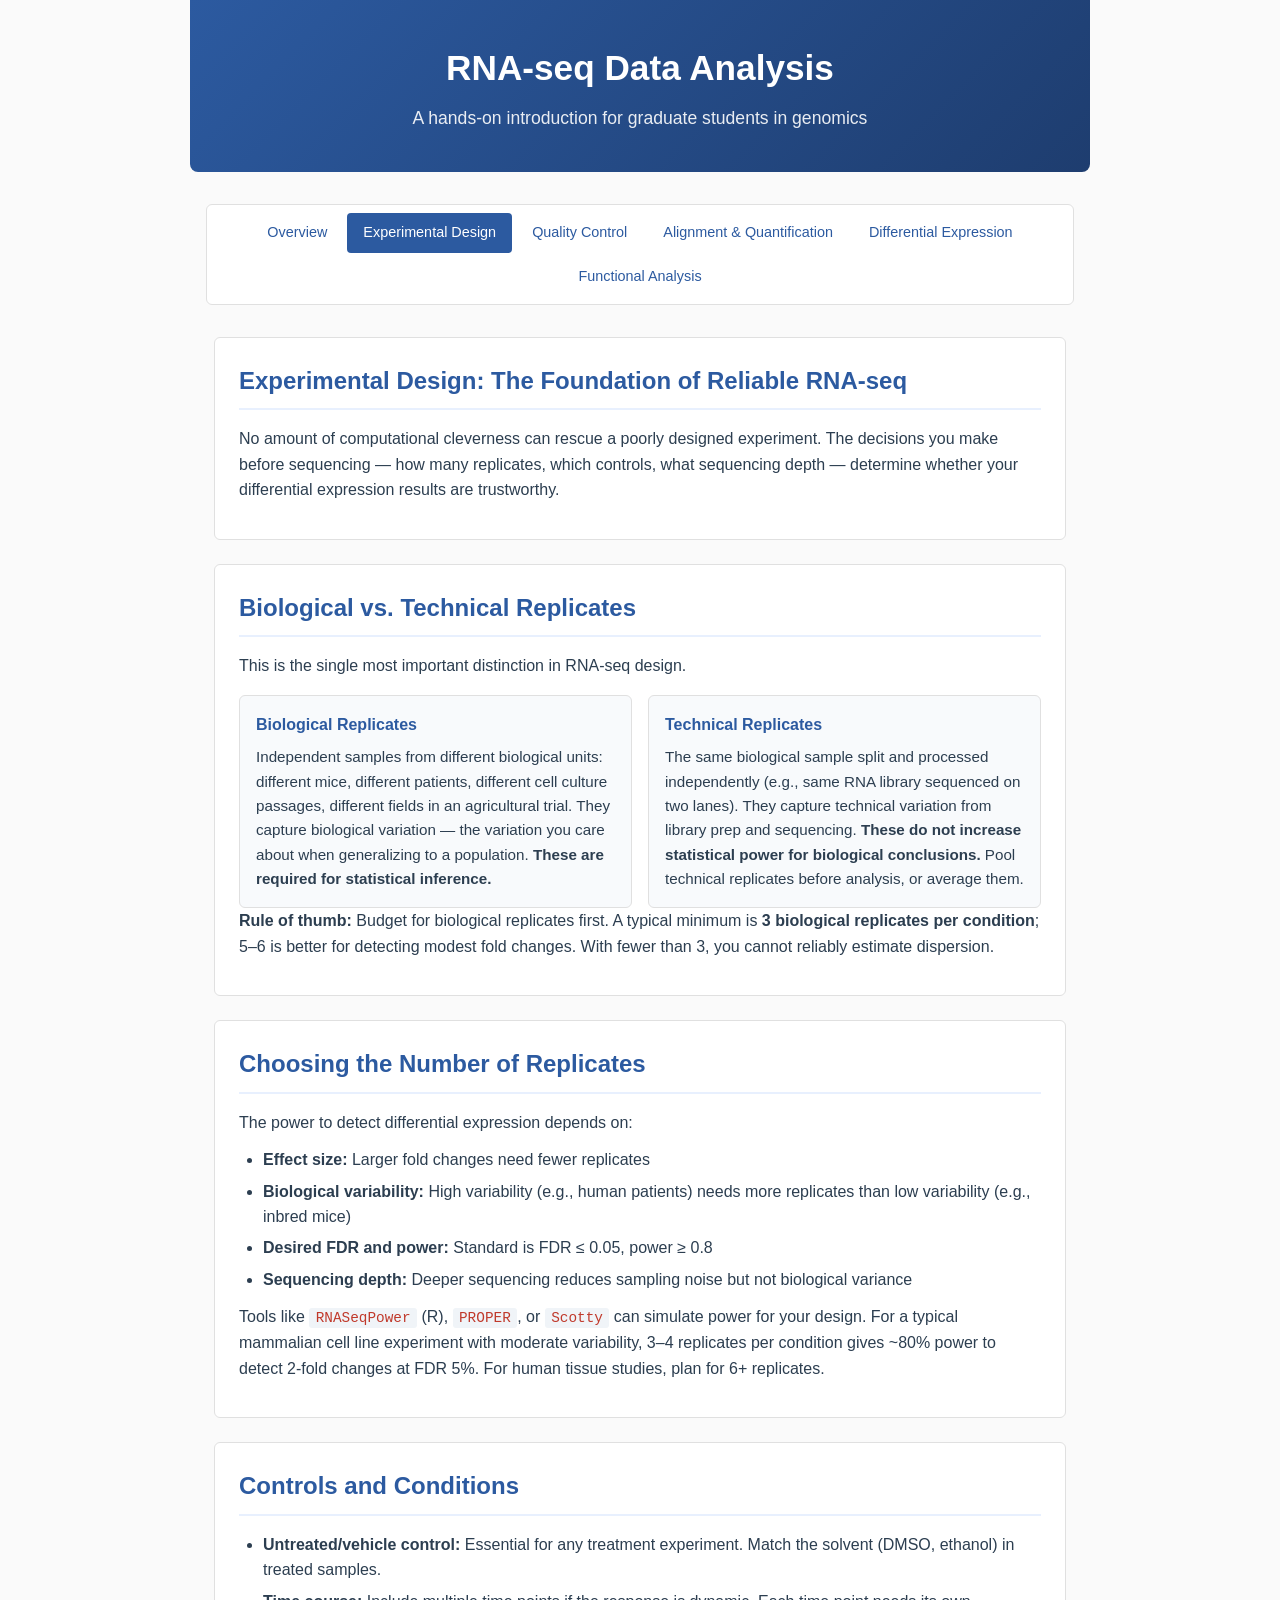
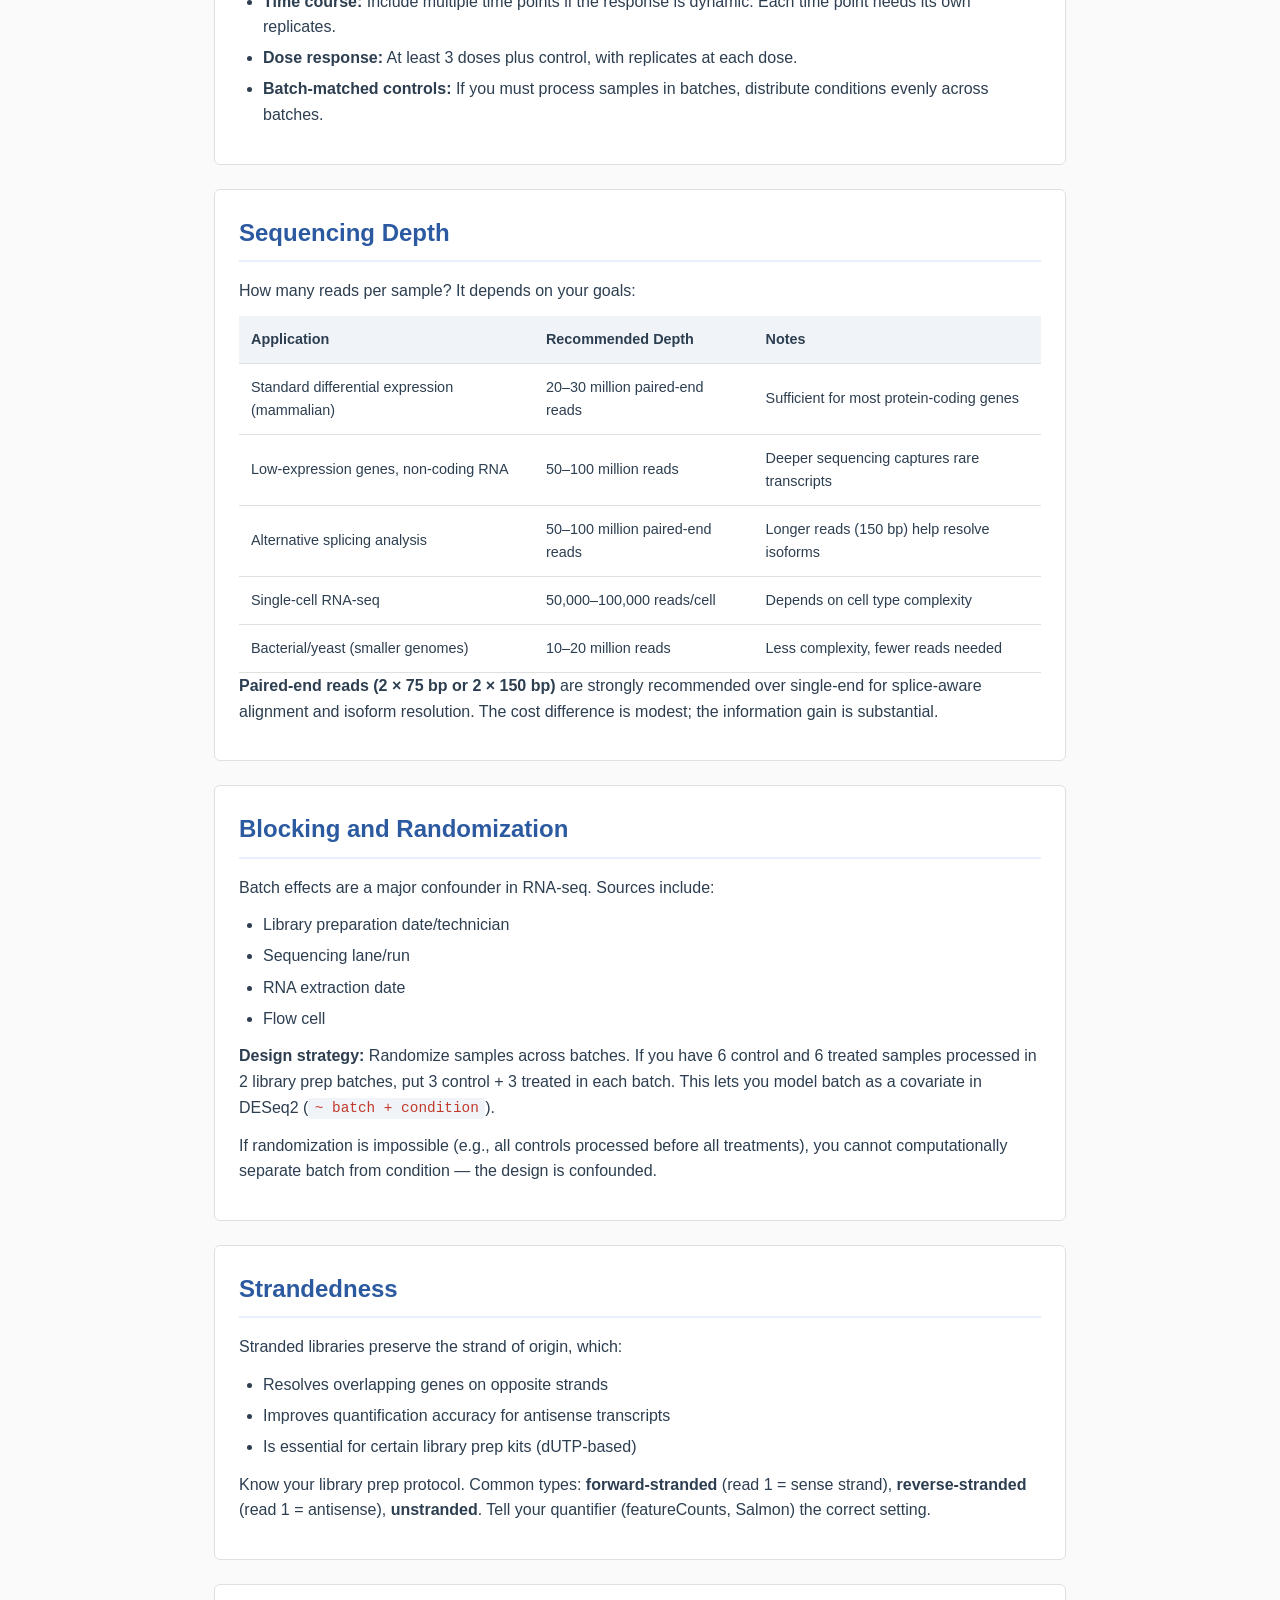
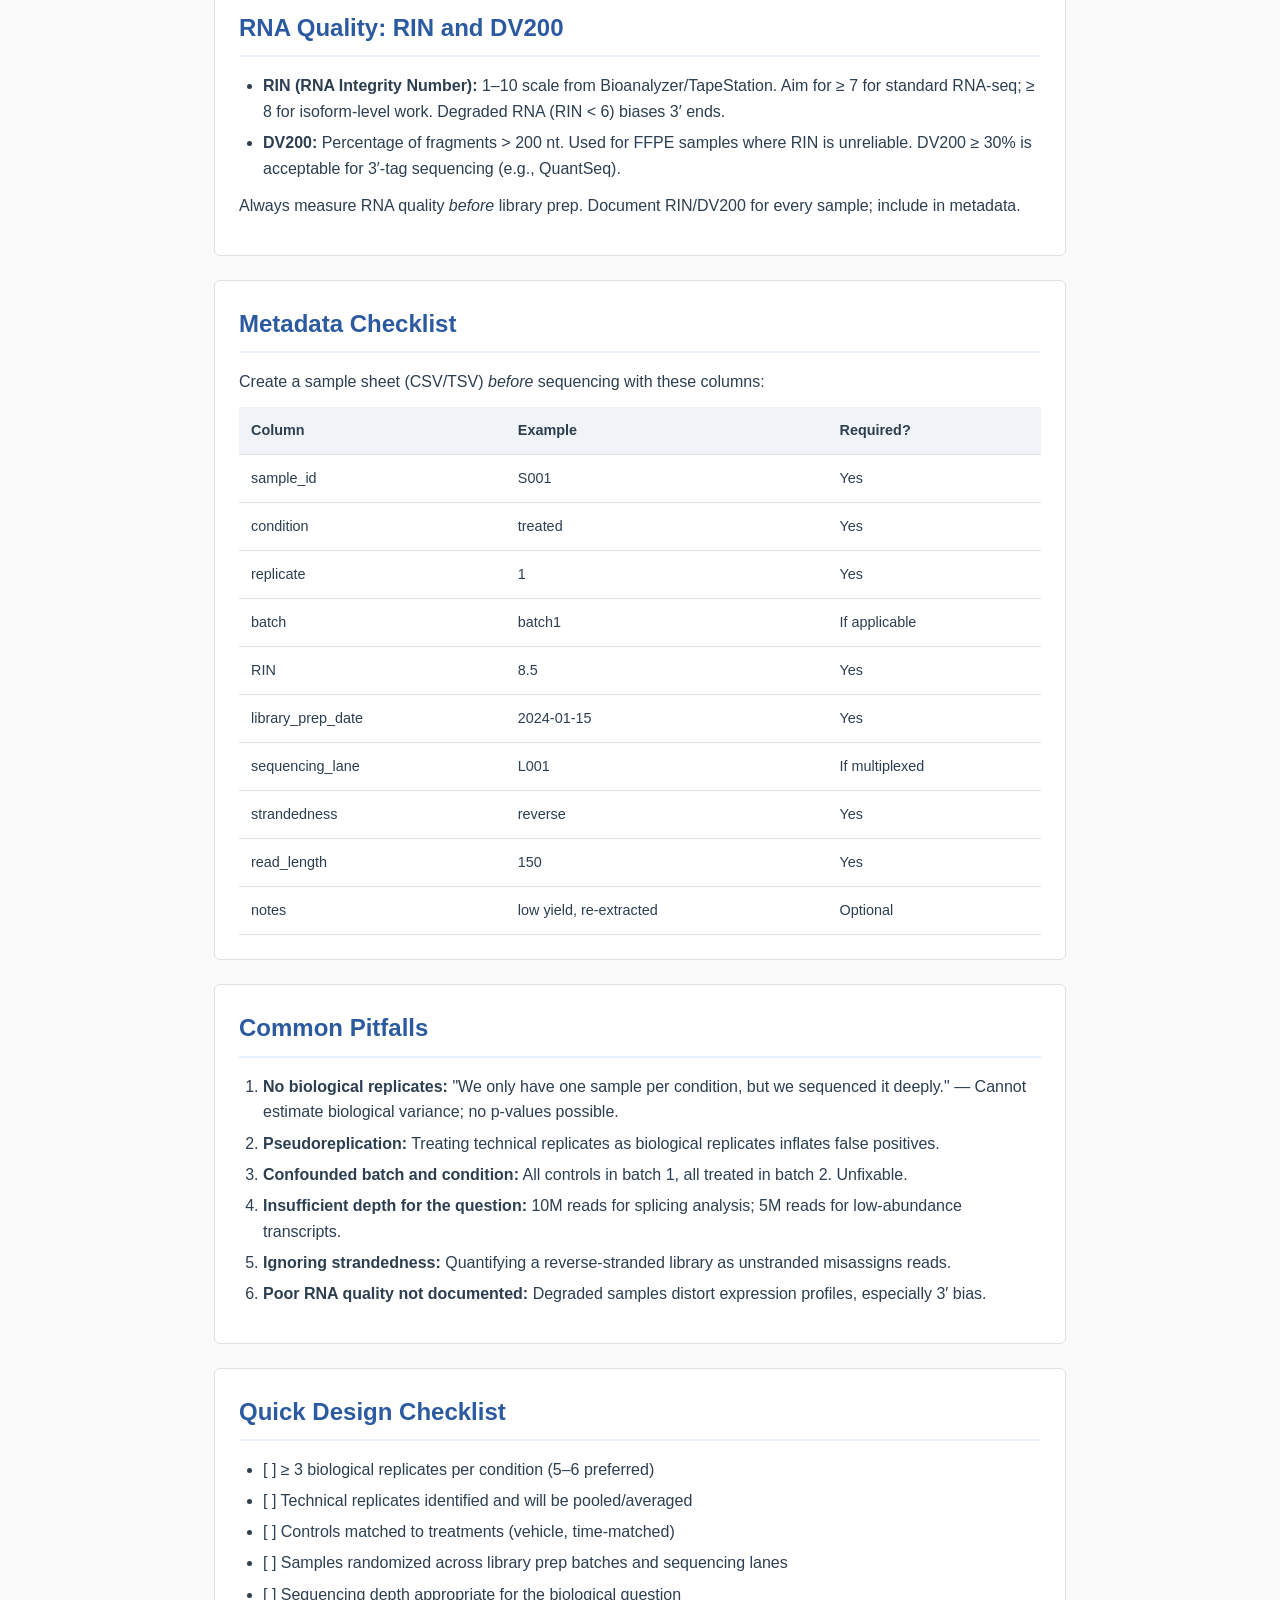
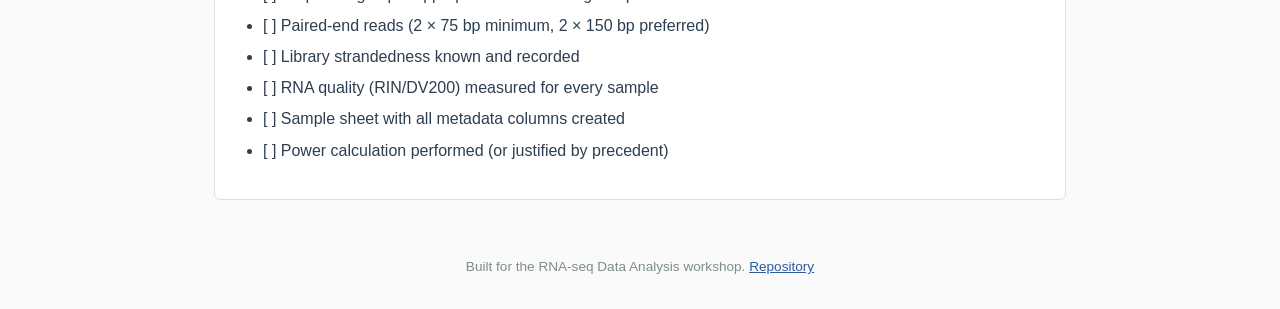
<file: experimental-design.html>
<!doctype html>
<html lang="en">
<head>
<meta charset="utf-8">
<meta name="viewport" content="width=device-width, initial-scale=1">
<title>Experimental Design — RNA-seq Data Analysis</title>
<link rel="stylesheet" href="style.css">
</head>
<body>
<header>
<h1>RNA-seq Data Analysis</h1>
<p class="subtitle">A hands-on introduction for graduate students in genomics</p>
</header>
<nav>
<ul>
<li><a href="index.html">Overview</a></li>
<li><a href="experimental-design.html" class="active">Experimental Design</a></li>
<li><a href="quality-control.html">Quality Control</a></li>
<li><a href="alignment-quantification.html">Alignment &amp; Quantification</a></li>
<li><a href="differential-expression.html">Differential Expression</a></li>
<li><a href="functional-analysis.html">Functional Analysis</a></li>
</ul>
</nav>
<main>
<section>
<h2>Experimental Design: The Foundation of Reliable RNA-seq</h2>
<p>No amount of computational cleverness can rescue a poorly designed experiment. The decisions you make before sequencing — how many replicates, which controls, what sequencing depth — determine whether your differential expression results are trustworthy.</p>
</section>

<section>
<h2>Biological vs. Technical Replicates</h2>
<p>This is the single most important distinction in RNA-seq design.</p>
<div class="concepts">
<div class="concept">
<h3>Biological Replicates</h3>
<p>Independent samples from different biological units: different mice, different patients, different cell culture passages, different fields in an agricultural trial. They capture biological variation — the variation you care about when generalizing to a population. <strong>These are required for statistical inference.</strong></p>
</div>
<div class="concept">
<h3>Technical Replicates</h3>
<p>The same biological sample split and processed independently (e.g., same RNA library sequenced on two lanes). They capture technical variation from library prep and sequencing. <strong>These do not increase statistical power for biological conclusions.</strong> Pool technical replicates before analysis, or average them.</p>
</div>
</div>
<p class="warning"><strong>Rule of thumb:</strong> Budget for biological replicates first. A typical minimum is <strong>3 biological replicates per condition</strong>; 5–6 is better for detecting modest fold changes. With fewer than 3, you cannot reliably estimate dispersion.</p>
</section>

<section>
<h2>Choosing the Number of Replicates</h2>
<p>The power to detect differential expression depends on:</p>
<ul>
<li><strong>Effect size:</strong> Larger fold changes need fewer replicates</li>
<li><strong>Biological variability:</strong> High variability (e.g., human patients) needs more replicates than low variability (e.g., inbred mice)</li>
<li><strong>Desired FDR and power:</strong> Standard is FDR ≤ 0.05, power ≥ 0.8</li>
<li><strong>Sequencing depth:</strong> Deeper sequencing reduces sampling noise but not biological variance</li>
</ul>
<p>Tools like <code>RNASeqPower</code> (R), <code>PROPER</code>, or <code>Scotty</code> can simulate power for your design. For a typical mammalian cell line experiment with moderate variability, 3–4 replicates per condition gives ~80% power to detect 2-fold changes at FDR 5%. For human tissue studies, plan for 6+ replicates.</p>
</section>

<section>
<h2>Controls and Conditions</h2>
<ul>
<li><strong>Untreated/vehicle control:</strong> Essential for any treatment experiment. Match the solvent (DMSO, ethanol) in treated samples.</li>
<li><strong>Time course:</strong> Include multiple time points if the response is dynamic. Each time point needs its own replicates.</li>
<li><strong>Dose response:</strong> At least 3 doses plus control, with replicates at each dose.</li>
<li><strong>Batch-matched controls:</strong> If you must process samples in batches, distribute conditions evenly across batches.</li>
</ul>
</section>

<section>
<h2>Sequencing Depth</h2>
<p>How many reads per sample? It depends on your goals:</p>
<table>
<thead>
<tr><th>Application</th><th>Recommended Depth</th><th>Notes</th></tr>
</thead>
<tbody>
<tr><td>Standard differential expression (mammalian)</td><td>20–30 million paired-end reads</td><td>Sufficient for most protein-coding genes</td></tr>
<tr><td>Low-expression genes, non-coding RNA</td><td>50–100 million reads</td><td>Deeper sequencing captures rare transcripts</td></tr>
<tr><td>Alternative splicing analysis</td><td>50–100 million paired-end reads</td><td>Longer reads (150 bp) help resolve isoforms</td></tr>
<tr><td>Single-cell RNA-seq</td><td>50,000–100,000 reads/cell</td><td>Depends on cell type complexity</td></tr>
<tr><td>Bacterial/yeast (smaller genomes)</td><td>10–20 million reads</td><td>Less complexity, fewer reads needed</td></tr>
</tbody>
</table>
<p><strong>Paired-end reads (2 × 75 bp or 2 × 150 bp)</strong> are strongly recommended over single-end for splice-aware alignment and isoform resolution. The cost difference is modest; the information gain is substantial.</p>
</section>

<section>
<h2>Blocking and Randomization</h2>
<p>Batch effects are a major confounder in RNA-seq. Sources include:</p>
<ul>
<li>Library preparation date/technician</li>
<li>Sequencing lane/run</li>
<li>RNA extraction date</li>
<li>Flow cell</li>
</ul>
<p><strong>Design strategy:</strong> Randomize samples across batches. If you have 6 control and 6 treated samples processed in 2 library prep batches, put 3 control + 3 treated in each batch. This lets you model batch as a covariate in DESeq2 (<code>~ batch + condition</code>).</p>
<p>If randomization is impossible (e.g., all controls processed before all treatments), you cannot computationally separate batch from condition — the design is confounded.</p>
</section>

<section>
<h2>Strandedness</h2>
<p>Stranded libraries preserve the strand of origin, which:</p>
<ul>
<li>Resolves overlapping genes on opposite strands</li>
<li>Improves quantification accuracy for antisense transcripts</li>
<li>Is essential for certain library prep kits (dUTP-based)</li>
</ul>
<p>Know your library prep protocol. Common types: <strong>forward-stranded</strong> (read 1 = sense strand), <strong>reverse-stranded</strong> (read 1 = antisense), <strong>unstranded</strong>. Tell your quantifier (featureCounts, Salmon) the correct setting.</p>
</section>

<section>
<h2>RNA Quality: RIN and DV200</h2>
<ul>
<li><strong>RIN (RNA Integrity Number):</strong> 1–10 scale from Bioanalyzer/TapeStation. Aim for ≥ 7 for standard RNA-seq; ≥ 8 for isoform-level work. Degraded RNA (RIN < 6) biases 3′ ends.</li>
<li><strong>DV200:</strong> Percentage of fragments > 200 nt. Used for FFPE samples where RIN is unreliable. DV200 ≥ 30% is acceptable for 3′-tag sequencing (e.g., QuantSeq).</li>
</ul>
<p>Always measure RNA quality <em>before</em> library prep. Document RIN/DV200 for every sample; include in metadata.</p>
</section>

<section>
<h2>Metadata Checklist</h2>
<p>Create a sample sheet (CSV/TSV) <em>before</em> sequencing with these columns:</p>
<table>
<thead>
<tr><th>Column</th><th>Example</th><th>Required?</th></tr>
</thead>
<tbody>
<tr><td>sample_id</td><td>S001</td><td>Yes</td></tr>
<tr><td>condition</td><td>treated</td><td>Yes</td></tr>
<tr><td>replicate</td><td>1</td><td>Yes</td></tr>
<tr><td>batch</td><td>batch1</td><td>If applicable</td></tr>
<tr><td>RIN</td><td>8.5</td><td>Yes</td></tr>
<tr><td>library_prep_date</td><td>2024-01-15</td><td>Yes</td></tr>
<tr><td>sequencing_lane</td><td>L001</td><td>If multiplexed</td></tr>
<tr><td>strandedness</td><td>reverse</td><td>Yes</td></tr>
<tr><td>read_length</td><td>150</td><td>Yes</td></tr>
<tr><td>notes</td><td>low yield, re-extracted</td><td>Optional</td></tr>
</tbody>
</table>
</section>

<section>
<h2>Common Pitfalls</h2>
<ol>
<li><strong>No biological replicates:</strong> "We only have one sample per condition, but we sequenced it deeply." — Cannot estimate biological variance; no p-values possible.</li>
<li><strong>Pseudoreplication:</strong> Treating technical replicates as biological replicates inflates false positives.</li>
<li><strong>Confounded batch and condition:</strong> All controls in batch 1, all treated in batch 2. Unfixable.</li>
<li><strong>Insufficient depth for the question:</strong> 10M reads for splicing analysis; 5M reads for low-abundance transcripts.</li>
<li><strong>Ignoring strandedness:</strong> Quantifying a reverse-stranded library as unstranded misassigns reads.</li>
<li><strong>Poor RNA quality not documented:</strong> Degraded samples distort expression profiles, especially 3′ bias.</li>
</ol>
</section>

<section>
<h2>Quick Design Checklist</h2>
<ul>
<li>[ ] ≥ 3 biological replicates per condition (5–6 preferred)</li>
<li>[ ] Technical replicates identified and will be pooled/averaged</li>
<li>[ ] Controls matched to treatments (vehicle, time-matched)</li>
<li>[ ] Samples randomized across library prep batches and sequencing lanes</li>
<li>[ ] Sequencing depth appropriate for the biological question</li>
<li>[ ] Paired-end reads (2 × 75 bp minimum, 2 × 150 bp preferred)</li>
<li>[ ] Library strandedness known and recorded</li>
<li>[ ] RNA quality (RIN/DV200) measured for every sample</li>
<li>[ ] Sample sheet with all metadata columns created</li>
<li>[ ] Power calculation performed (or justified by precedent)</li>
</ul>
</section>
</main>
<footer>
<p>Built for the RNA-seq Data Analysis workshop. <a href="https://github.com/chaoqh/chaoqh_llm">Repository</a></p>
</footer>
</body>
</html>
</file>
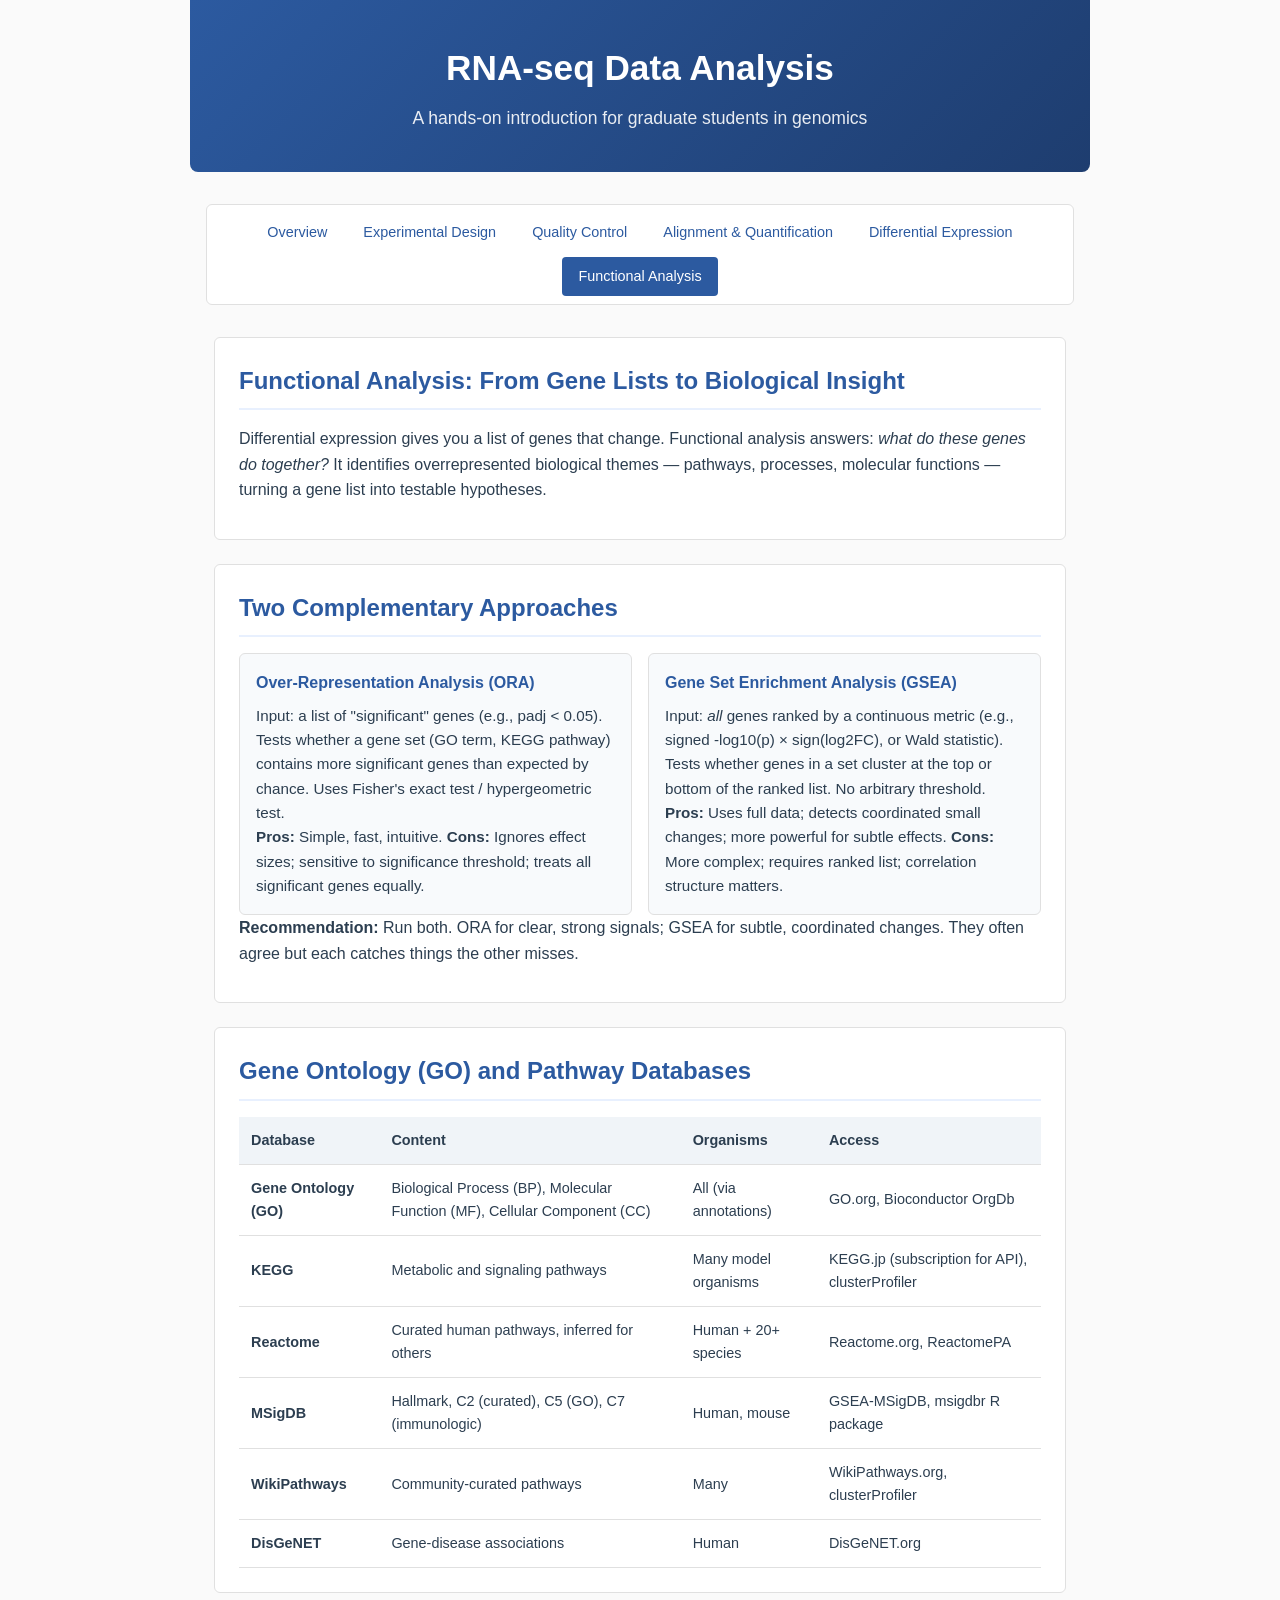
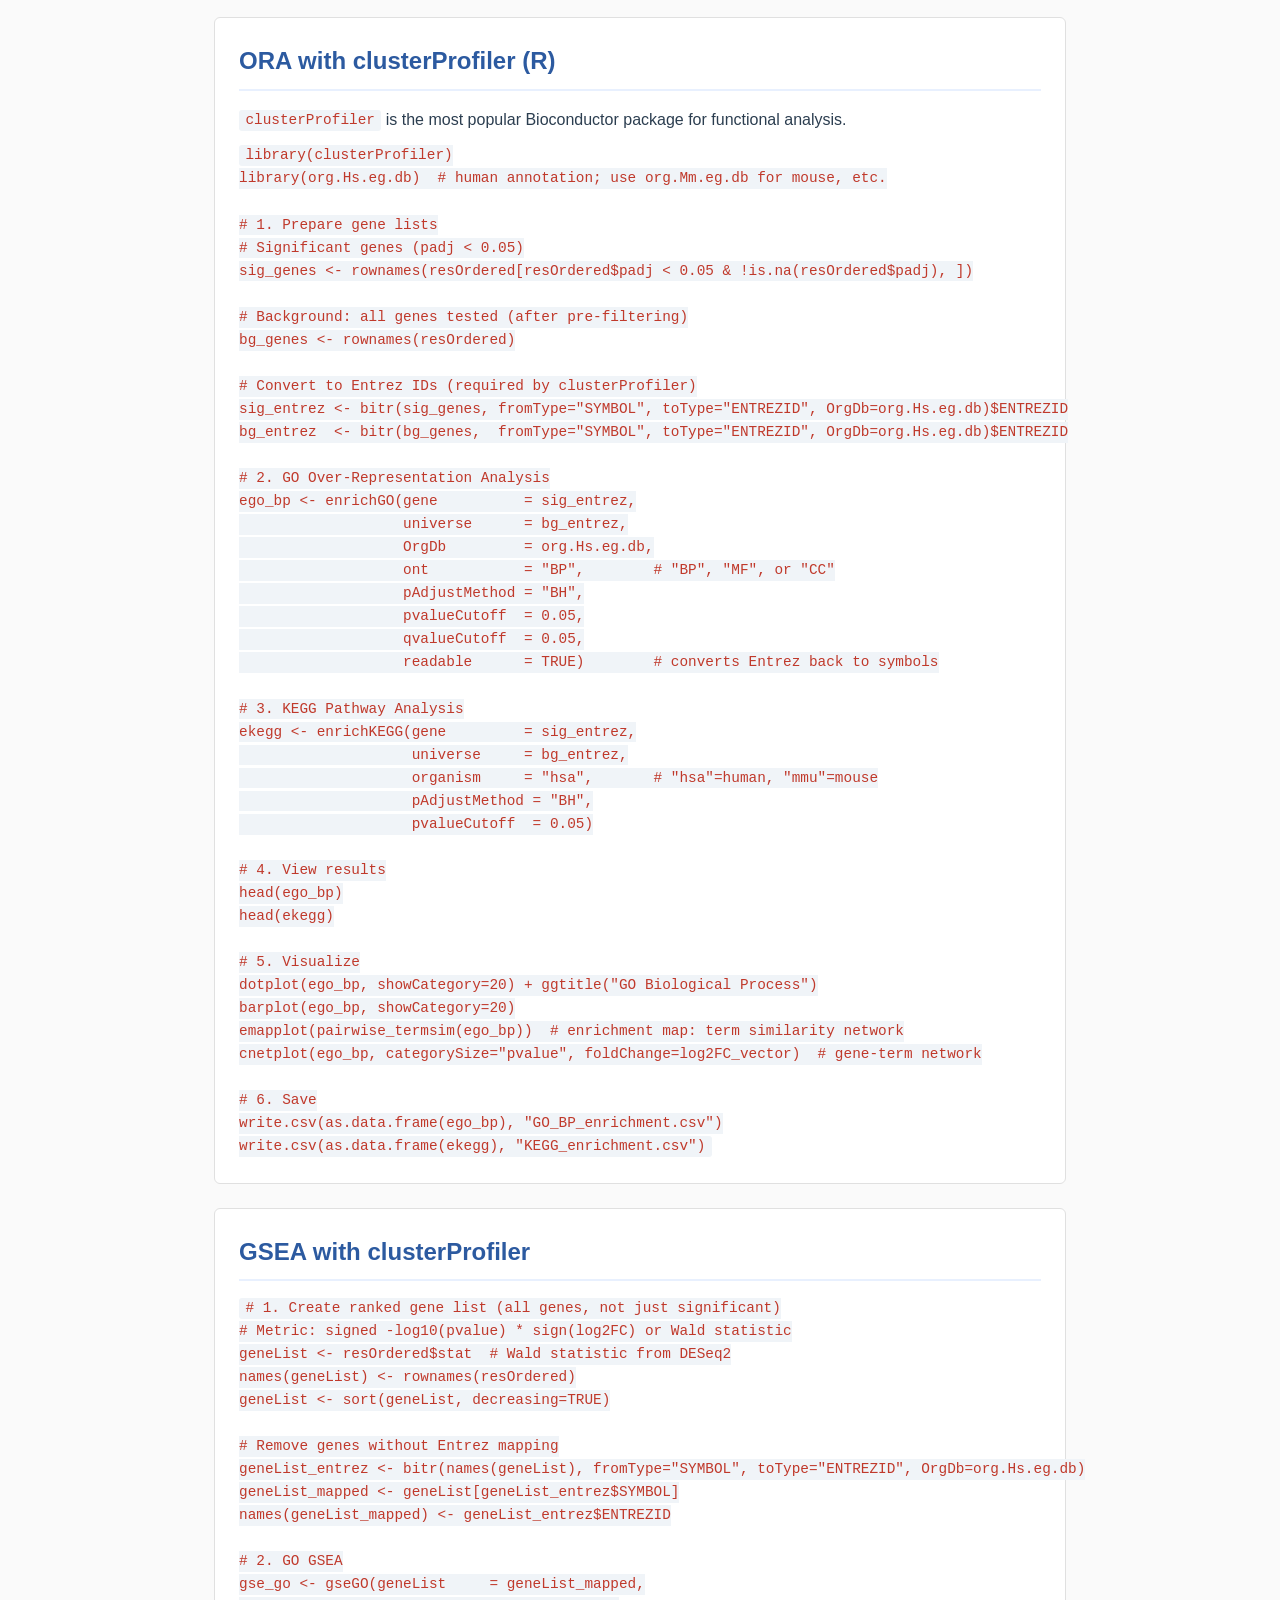
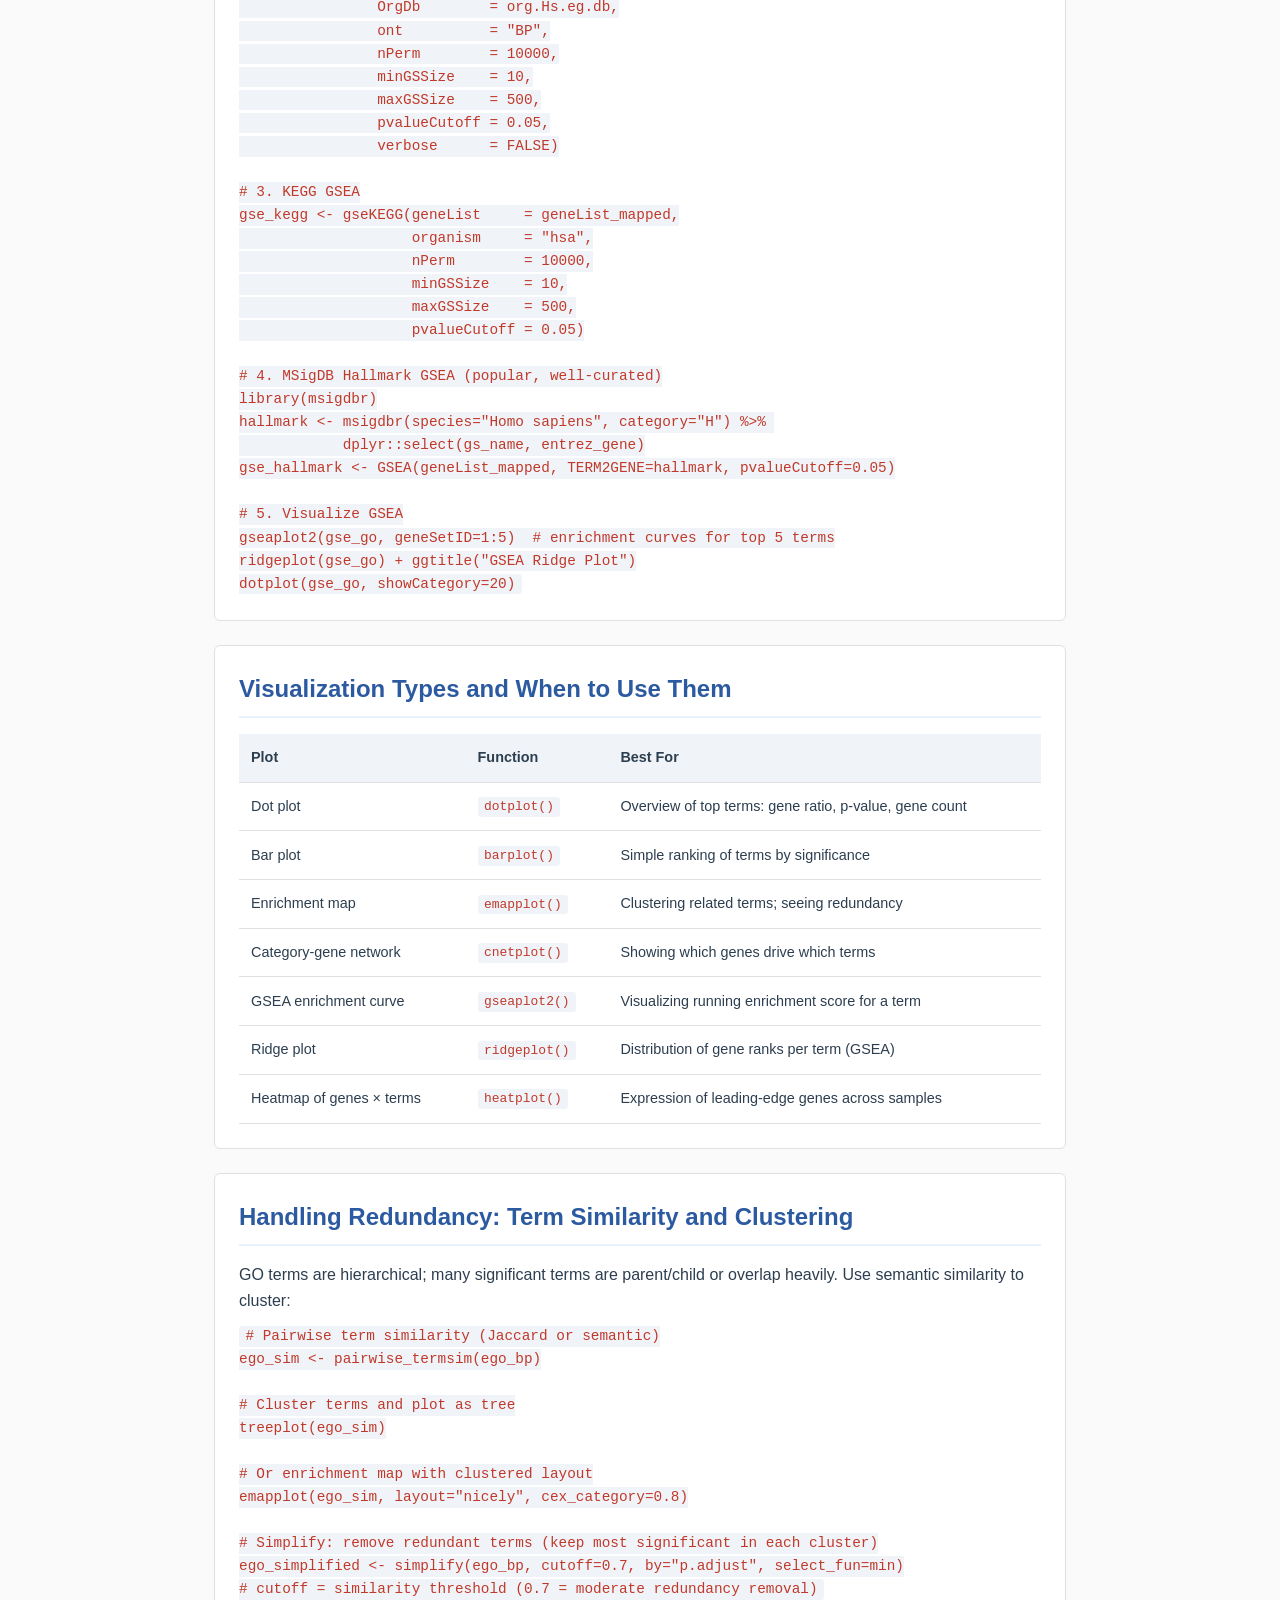
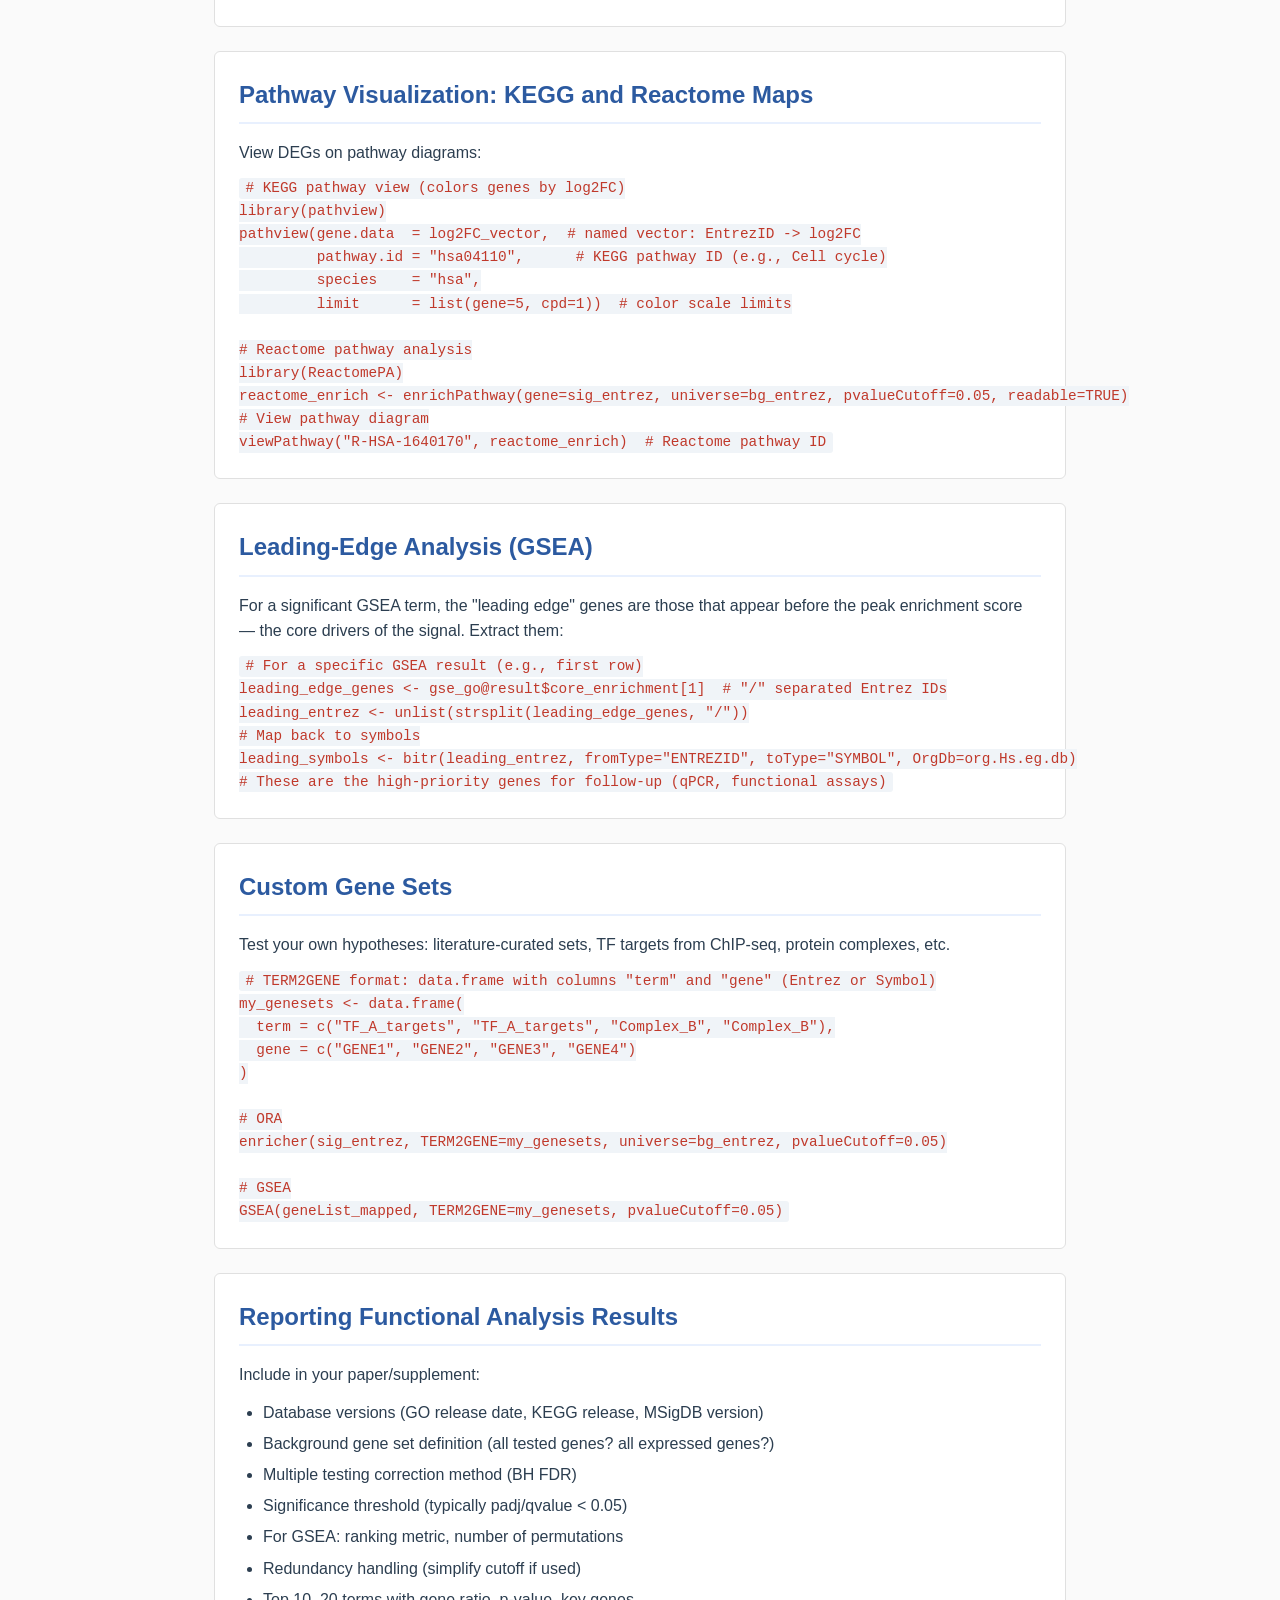
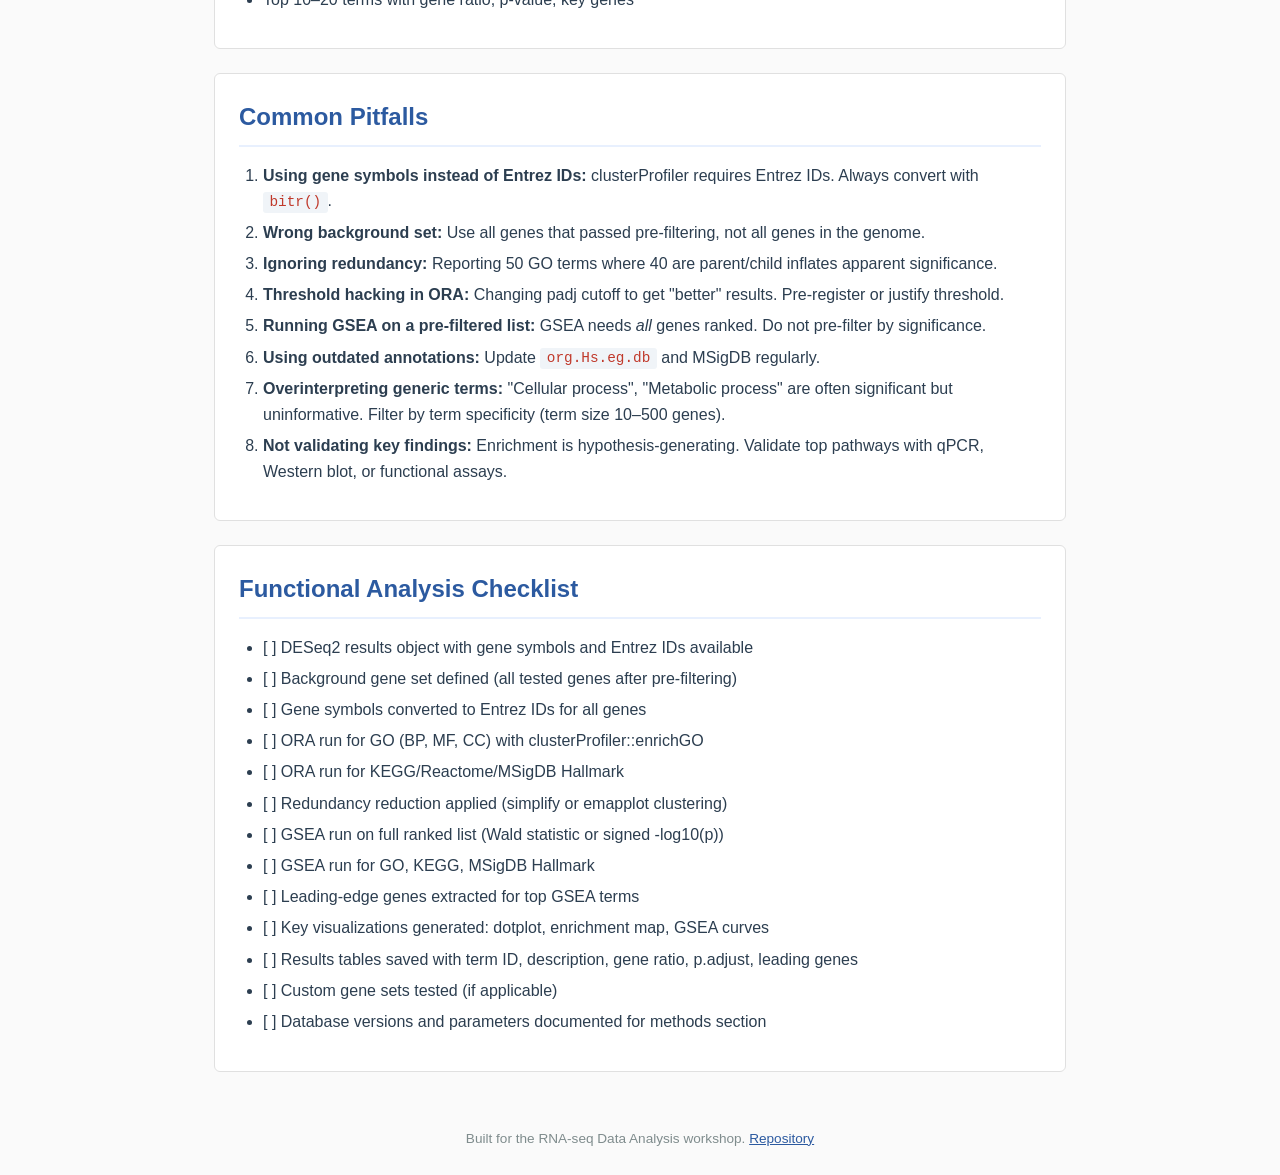
<file: functional-analysis.html>
<!doctype html>
<html lang="en">
<head>
<meta charset="utf-8">
<meta name="viewport" content="width=device-width, initial-scale=1">
<title>Functional Analysis — RNA-seq Data Analysis</title>
<link rel="stylesheet" href="style.css">
</head>
<body>
<header>
<h1>RNA-seq Data Analysis</h1>
<p class="subtitle">A hands-on introduction for graduate students in genomics</p>
</header>
<nav>
<ul>
<li><a href="index.html">Overview</a></li>
<li><a href="experimental-design.html">Experimental Design</a></li>
<li><a href="quality-control.html">Quality Control</a></li>
<li><a href="alignment-quantification.html">Alignment &amp; Quantification</a></li>
<li><a href="differential-expression.html">Differential Expression</a></li>
<li><a href="functional-analysis.html" class="active">Functional Analysis</a></li>
</ul>
</nav>
<main>
<section>
<h2>Functional Analysis: From Gene Lists to Biological Insight</h2>
<p>Differential expression gives you a list of genes that change. Functional analysis answers: <em>what do these genes do together?</em> It identifies overrepresented biological themes — pathways, processes, molecular functions — turning a gene list into testable hypotheses.</p>
</section>

<section>
<h2>Two Complementary Approaches</h2>
<div class="concepts">
<div class="concept">
<h3>Over-Representation Analysis (ORA)</h3>
<p>Input: a list of "significant" genes (e.g., padj < 0.05). Tests whether a gene set (GO term, KEGG pathway) contains more significant genes than expected by chance. Uses Fisher's exact test / hypergeometric test.</p>
<p><strong>Pros:</strong> Simple, fast, intuitive. <strong>Cons:</strong> Ignores effect sizes; sensitive to significance threshold; treats all significant genes equally.</p>
</div>
<div class="concept">
<h3>Gene Set Enrichment Analysis (GSEA)</h3>
<p>Input: <em>all</em> genes ranked by a continuous metric (e.g., signed -log10(p) × sign(log2FC), or Wald statistic). Tests whether genes in a set cluster at the top or bottom of the ranked list. No arbitrary threshold.</p>
<p><strong>Pros:</strong> Uses full data; detects coordinated small changes; more powerful for subtle effects. <strong>Cons:</strong> More complex; requires ranked list; correlation structure matters.</p>
</div>
</div>
<p><strong>Recommendation:</strong> Run both. ORA for clear, strong signals; GSEA for subtle, coordinated changes. They often agree but each catches things the other misses.</p>
</section>

<section>
<h2>Gene Ontology (GO) and Pathway Databases</h2>
<table>
<thead>
<tr><th>Database</th><th>Content</th><th>Organisms</th><th>Access</th></tr>
</thead>
<tbody>
<tr><td><strong>Gene Ontology (GO)</strong></td><td>Biological Process (BP), Molecular Function (MF), Cellular Component (CC)</td><td>All (via annotations)</td><td>GO.org, Bioconductor OrgDb</td></tr>
<tr><td><strong>KEGG</strong></td><td>Metabolic and signaling pathways</td><td>Many model organisms</td><td>KEGG.jp (subscription for API), clusterProfiler</td></tr>
<tr><td><strong>Reactome</strong></td><td>Curated human pathways, inferred for others</td><td>Human + 20+ species</td><td>Reactome.org, ReactomePA</td></tr>
<tr><td><strong>MSigDB</strong></td><td>Hallmark, C2 (curated), C5 (GO), C7 (immunologic)</td><td>Human, mouse</td><td>GSEA-MSigDB, msigdbr R package</td></tr>
<tr><td><strong>WikiPathways</strong></td><td>Community-curated pathways</td><td>Many</td><td>WikiPathways.org, clusterProfiler</td></tr>
<tr><td><strong>DisGeNET</strong></td><td>Gene-disease associations</td><td>Human</td><td>DisGeNET.org</td></tr>
</tbody>
</table>
</section>

<section>
<h2>ORA with clusterProfiler (R)</h2>
<p><code>clusterProfiler</code> is the most popular Bioconductor package for functional analysis.</p>
<pre><code>library(clusterProfiler)
library(org.Hs.eg.db)  # human annotation; use org.Mm.eg.db for mouse, etc.

# 1. Prepare gene lists
# Significant genes (padj < 0.05)
sig_genes <- rownames(resOrdered[resOrdered$padj < 0.05 & !is.na(resOrdered$padj), ])

# Background: all genes tested (after pre-filtering)
bg_genes <- rownames(resOrdered)

# Convert to Entrez IDs (required by clusterProfiler)
sig_entrez <- bitr(sig_genes, fromType="SYMBOL", toType="ENTREZID", OrgDb=org.Hs.eg.db)$ENTREZID
bg_entrez  <- bitr(bg_genes,  fromType="SYMBOL", toType="ENTREZID", OrgDb=org.Hs.eg.db)$ENTREZID

# 2. GO Over-Representation Analysis
ego_bp <- enrichGO(gene          = sig_entrez,
                   universe      = bg_entrez,
                   OrgDb         = org.Hs.eg.db,
                   ont           = "BP",        # "BP", "MF", or "CC"
                   pAdjustMethod = "BH",
                   pvalueCutoff  = 0.05,
                   qvalueCutoff  = 0.05,
                   readable      = TRUE)        # converts Entrez back to symbols

# 3. KEGG Pathway Analysis
ekegg <- enrichKEGG(gene         = sig_entrez,
                    universe     = bg_entrez,
                    organism     = "hsa",       # "hsa"=human, "mmu"=mouse
                    pAdjustMethod = "BH",
                    pvalueCutoff  = 0.05)

# 4. View results
head(ego_bp)
head(ekegg)

# 5. Visualize
dotplot(ego_bp, showCategory=20) + ggtitle("GO Biological Process")
barplot(ego_bp, showCategory=20)
emapplot(pairwise_termsim(ego_bp))  # enrichment map: term similarity network
cnetplot(ego_bp, categorySize="pvalue", foldChange=log2FC_vector)  # gene-term network

# 6. Save
write.csv(as.data.frame(ego_bp), "GO_BP_enrichment.csv")
write.csv(as.data.frame(ekegg), "KEGG_enrichment.csv")</code></pre>
</section>

<section>
<h2>GSEA with clusterProfiler</h2>
<pre><code># 1. Create ranked gene list (all genes, not just significant)
# Metric: signed -log10(pvalue) * sign(log2FC) or Wald statistic
geneList <- resOrdered$stat  # Wald statistic from DESeq2
names(geneList) <- rownames(resOrdered)
geneList <- sort(geneList, decreasing=TRUE)

# Remove genes without Entrez mapping
geneList_entrez <- bitr(names(geneList), fromType="SYMBOL", toType="ENTREZID", OrgDb=org.Hs.eg.db)
geneList_mapped <- geneList[geneList_entrez$SYMBOL]
names(geneList_mapped) <- geneList_entrez$ENTREZID

# 2. GO GSEA
gse_go <- gseGO(geneList     = geneList_mapped,
                OrgDb        = org.Hs.eg.db,
                ont          = "BP",
                nPerm        = 10000,
                minGSSize    = 10,
                maxGSSize    = 500,
                pvalueCutoff = 0.05,
                verbose      = FALSE)

# 3. KEGG GSEA
gse_kegg <- gseKEGG(geneList     = geneList_mapped,
                    organism     = "hsa",
                    nPerm        = 10000,
                    minGSSize    = 10,
                    maxGSSize    = 500,
                    pvalueCutoff = 0.05)

# 4. MSigDB Hallmark GSEA (popular, well-curated)
library(msigdbr)
hallmark <- msigdbr(species="Homo sapiens", category="H") %>% 
            dplyr::select(gs_name, entrez_gene)
gse_hallmark <- GSEA(geneList_mapped, TERM2GENE=hallmark, pvalueCutoff=0.05)

# 5. Visualize GSEA
gseaplot2(gse_go, geneSetID=1:5)  # enrichment curves for top 5 terms
ridgeplot(gse_go) + ggtitle("GSEA Ridge Plot")
dotplot(gse_go, showCategory=20)
</code></pre>
</section>

<section>
<h2>Visualization Types and When to Use Them</h2>
<table>
<thead>
<tr><th>Plot</th><th>Function</th><th>Best For</th></tr>
</thead>
<tbody>
<tr><td>Dot plot</td><td><code>dotplot()</code></td><td>Overview of top terms: gene ratio, p-value, gene count</td></tr>
<tr><td>Bar plot</td><td><code>barplot()</code></td><td>Simple ranking of terms by significance</td></tr>
<tr><td>Enrichment map</td><td><code>emapplot()</code></td><td>Clustering related terms; seeing redundancy</td></tr>
<tr><td>Category-gene network</td><td><code>cnetplot()</code></td><td>Showing which genes drive which terms</td></tr>
<tr><td>GSEA enrichment curve</td><td><code>gseaplot2()</code></td><td>Visualizing running enrichment score for a term</td></tr>
<tr><td>Ridge plot</td><td><code>ridgeplot()</code></td><td>Distribution of gene ranks per term (GSEA)</td></tr>
<tr><td>Heatmap of genes × terms</td><td><code>heatplot()</code></td><td>Expression of leading-edge genes across samples</td></tr>
</tbody>
</table>
</section>

<section>
<h2>Handling Redundancy: Term Similarity and Clustering</h2>
<p>GO terms are hierarchical; many significant terms are parent/child or overlap heavily. Use semantic similarity to cluster:</p>
<pre><code># Pairwise term similarity (Jaccard or semantic)
ego_sim <- pairwise_termsim(ego_bp)

# Cluster terms and plot as tree
treeplot(ego_sim)

# Or enrichment map with clustered layout
emapplot(ego_sim, layout="nicely", cex_category=0.8)

# Simplify: remove redundant terms (keep most significant in each cluster)
ego_simplified <- simplify(ego_bp, cutoff=0.7, by="p.adjust", select_fun=min)
# cutoff = similarity threshold (0.7 = moderate redundancy removal)
</code></pre>
</section>

<section>
<h2>Pathway Visualization: KEGG and Reactome Maps</h2>
<p>View DEGs on pathway diagrams:</p>
<pre><code># KEGG pathway view (colors genes by log2FC)
library(pathview)
pathview(gene.data  = log2FC_vector,  # named vector: EntrezID -> log2FC
         pathway.id = "hsa04110",      # KEGG pathway ID (e.g., Cell cycle)
         species    = "hsa",
         limit      = list(gene=5, cpd=1))  # color scale limits

# Reactome pathway analysis
library(ReactomePA)
reactome_enrich <- enrichPathway(gene=sig_entrez, universe=bg_entrez, pvalueCutoff=0.05, readable=TRUE)
# View pathway diagram
viewPathway("R-HSA-1640170", reactome_enrich)  # Reactome pathway ID
</code></pre>
</section>

<section>
<h2>Leading-Edge Analysis (GSEA)</h2>
<p>For a significant GSEA term, the "leading edge" genes are those that appear before the peak enrichment score — the core drivers of the signal. Extract them:</p>
<pre><code># For a specific GSEA result (e.g., first row)
leading_edge_genes <- gse_go@result$core_enrichment[1]  # "/" separated Entrez IDs
leading_entrez <- unlist(strsplit(leading_edge_genes, "/"))
# Map back to symbols
leading_symbols <- bitr(leading_entrez, fromType="ENTREZID", toType="SYMBOL", OrgDb=org.Hs.eg.db)
# These are the high-priority genes for follow-up (qPCR, functional assays)
</code></pre>
</section>

<section>
<h2>Custom Gene Sets</h2>
<p>Test your own hypotheses: literature-curated sets, TF targets from ChIP-seq, protein complexes, etc.</p>
<pre><code># TERM2GENE format: data.frame with columns "term" and "gene" (Entrez or Symbol)
my_genesets <- data.frame(
  term = c("TF_A_targets", "TF_A_targets", "Complex_B", "Complex_B"),
  gene = c("GENE1", "GENE2", "GENE3", "GENE4")
)

# ORA
enricher(sig_entrez, TERM2GENE=my_genesets, universe=bg_entrez, pvalueCutoff=0.05)

# GSEA
GSEA(geneList_mapped, TERM2GENE=my_genesets, pvalueCutoff=0.05)
</code></pre>
</section>

<section>
<h2>Reporting Functional Analysis Results</h2>
<p>Include in your paper/supplement:</p>
<ul>
<li>Database versions (GO release date, KEGG release, MSigDB version)</li>
<li>Background gene set definition (all tested genes? all expressed genes?)</li>
<li>Multiple testing correction method (BH FDR)</li>
<li>Significance threshold (typically padj/qvalue < 0.05)</li>
<li>For GSEA: ranking metric, number of permutations</li>
<li>Redundancy handling (simplify cutoff if used)</li>
<li>Top 10–20 terms with gene ratio, p-value, key genes</li>
</ul>
</section>

<section>
<h2>Common Pitfalls</h2>
<ol>
<li><strong>Using gene symbols instead of Entrez IDs:</strong> clusterProfiler requires Entrez IDs. Always convert with <code>bitr()</code>.</li>
<li><strong>Wrong background set:</strong> Use all genes that passed pre-filtering, not all genes in the genome.</li>
<li><strong>Ignoring redundancy:</strong> Reporting 50 GO terms where 40 are parent/child inflates apparent significance.</li>
<li><strong>Threshold hacking in ORA:</strong> Changing padj cutoff to get "better" results. Pre-register or justify threshold.</li>
<li><strong>Running GSEA on a pre-filtered list:</strong> GSEA needs <em>all</em> genes ranked. Do not pre-filter by significance.</li>
<li><strong>Using outdated annotations:</strong> Update <code>org.Hs.eg.db</code> and MSigDB regularly.</li>
<li><strong>Overinterpreting generic terms:</strong> "Cellular process", "Metabolic process" are often significant but uninformative. Filter by term specificity (term size 10–500 genes).</li>
<li><strong>Not validating key findings:</strong> Enrichment is hypothesis-generating. Validate top pathways with qPCR, Western blot, or functional assays.</li>
</ol>
</section>

<section>
<h2>Functional Analysis Checklist</h2>
<ul>
<li>[ ] DESeq2 results object with gene symbols and Entrez IDs available</li>
<li>[ ] Background gene set defined (all tested genes after pre-filtering)</li>
<li>[ ] Gene symbols converted to Entrez IDs for all genes</li>
<li>[ ] ORA run for GO (BP, MF, CC) with clusterProfiler::enrichGO</li>
<li>[ ] ORA run for KEGG/Reactome/MSigDB Hallmark</li>
<li>[ ] Redundancy reduction applied (simplify or emapplot clustering)</li>
<li>[ ] GSEA run on full ranked list (Wald statistic or signed -log10(p))</li>
<li>[ ] GSEA run for GO, KEGG, MSigDB Hallmark</li>
<li>[ ] Leading-edge genes extracted for top GSEA terms</li>
<li>[ ] Key visualizations generated: dotplot, enrichment map, GSEA curves</li>
<li>[ ] Results tables saved with term ID, description, gene ratio, p.adjust, leading genes</li>
<li>[ ] Custom gene sets tested (if applicable)</li>
<li>[ ] Database versions and parameters documented for methods section</li>
</ul>
</section>
</main>
<footer>
<p>Built for the RNA-seq Data Analysis workshop. <a href="https://github.com/chaoqh/chaoqh_llm">Repository</a></p>
</footer>
</body>
</html>
</file>
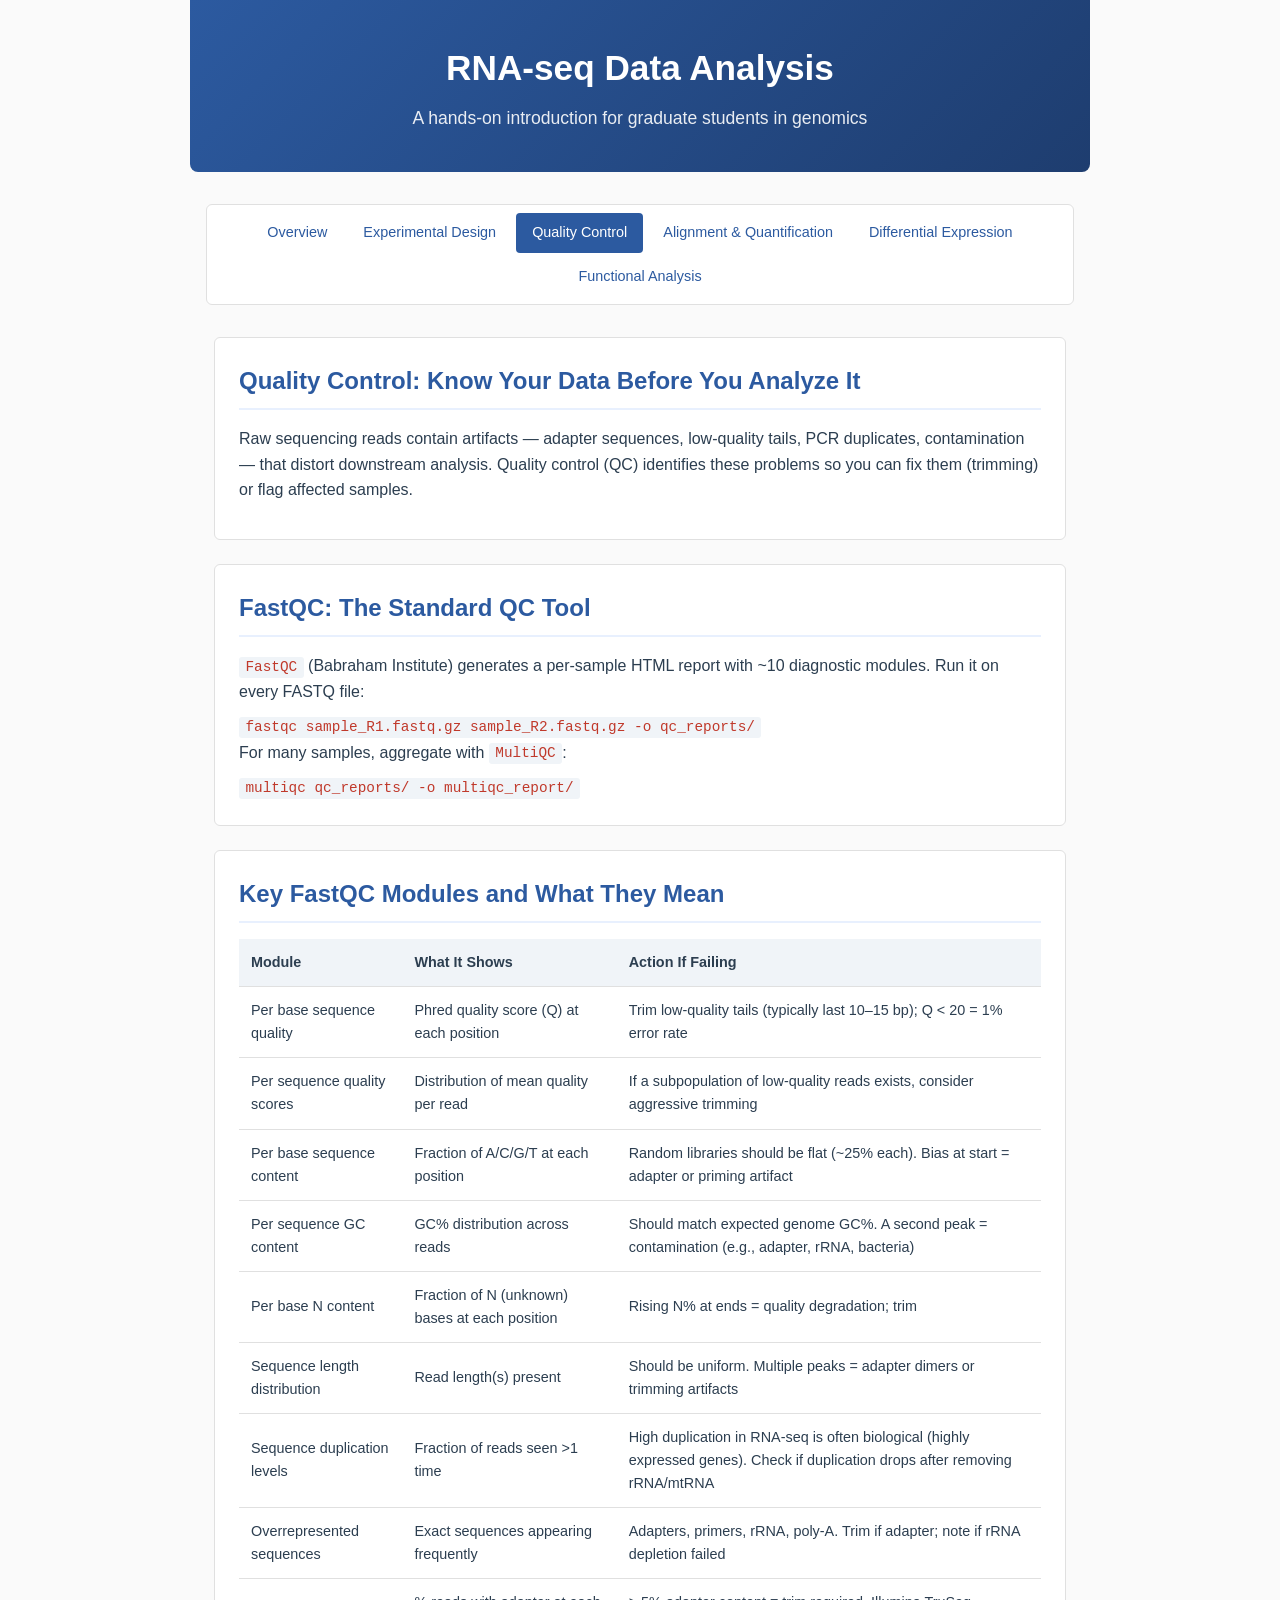
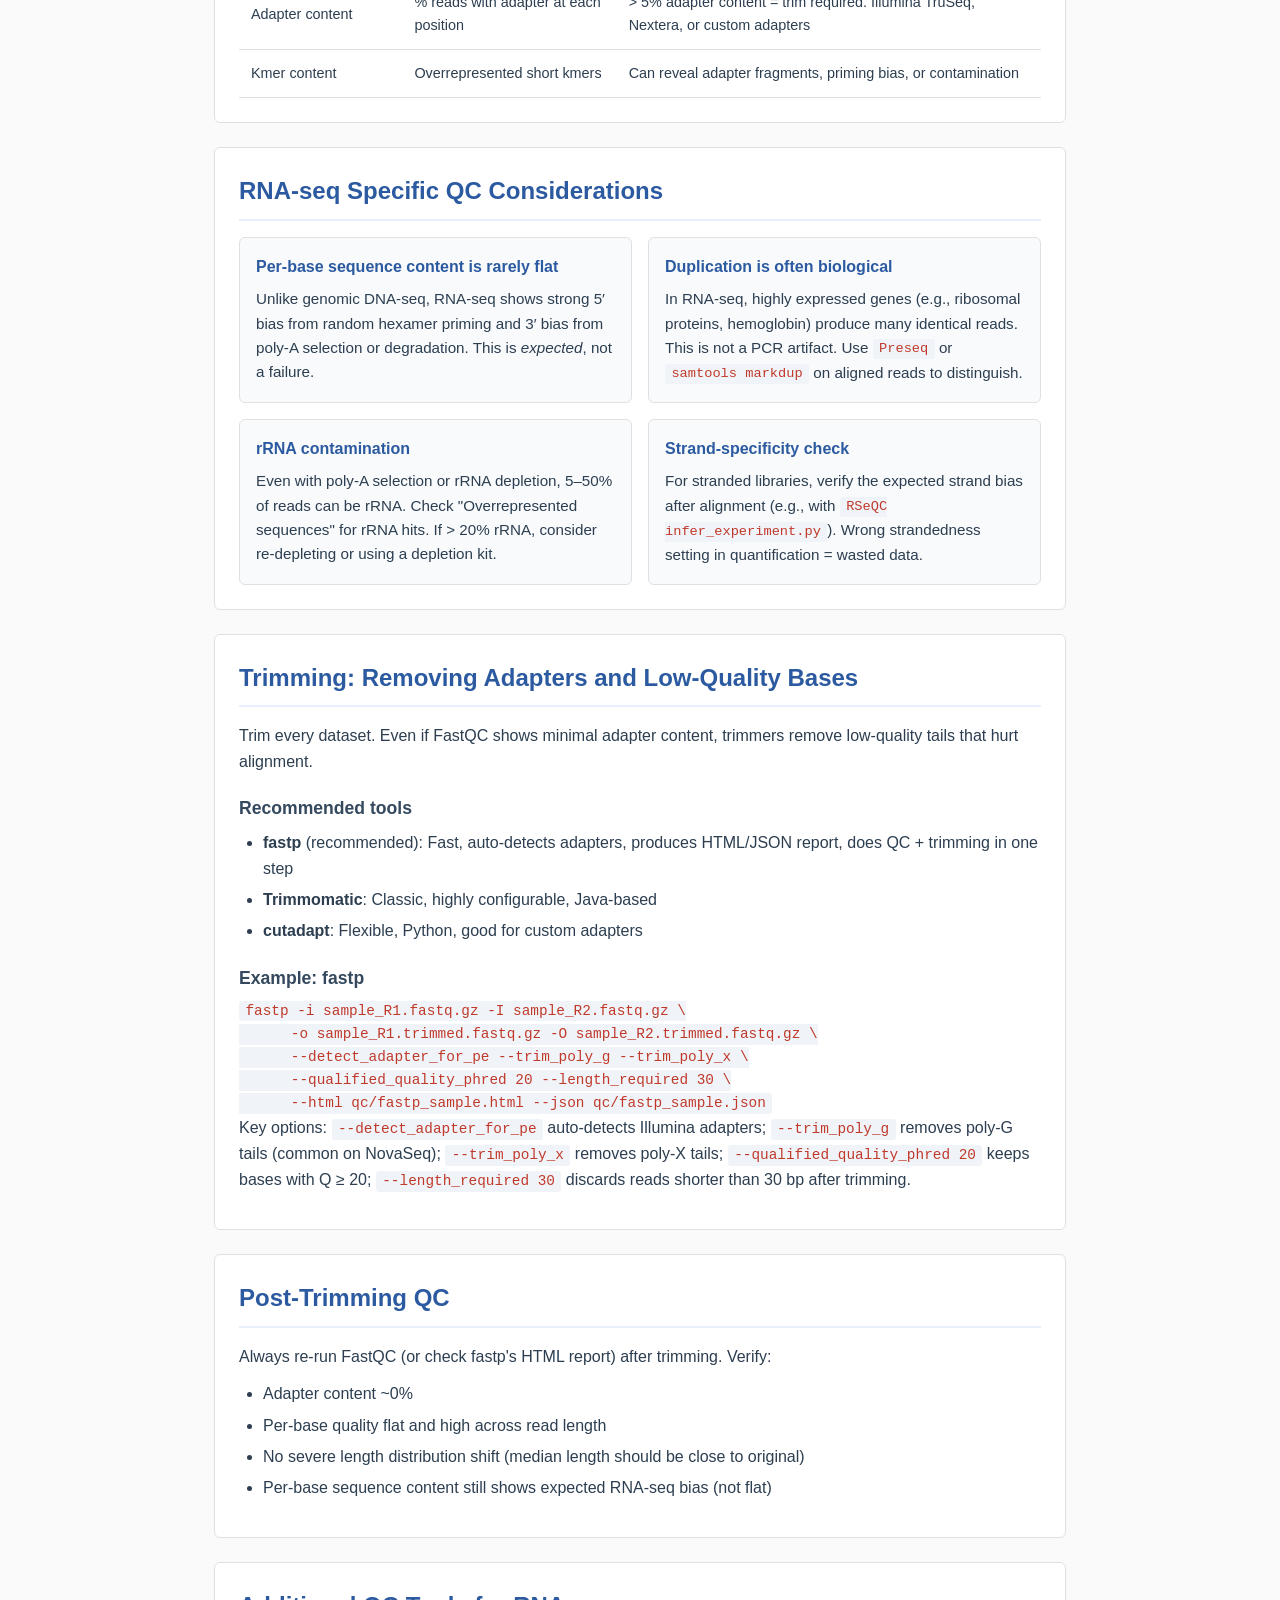
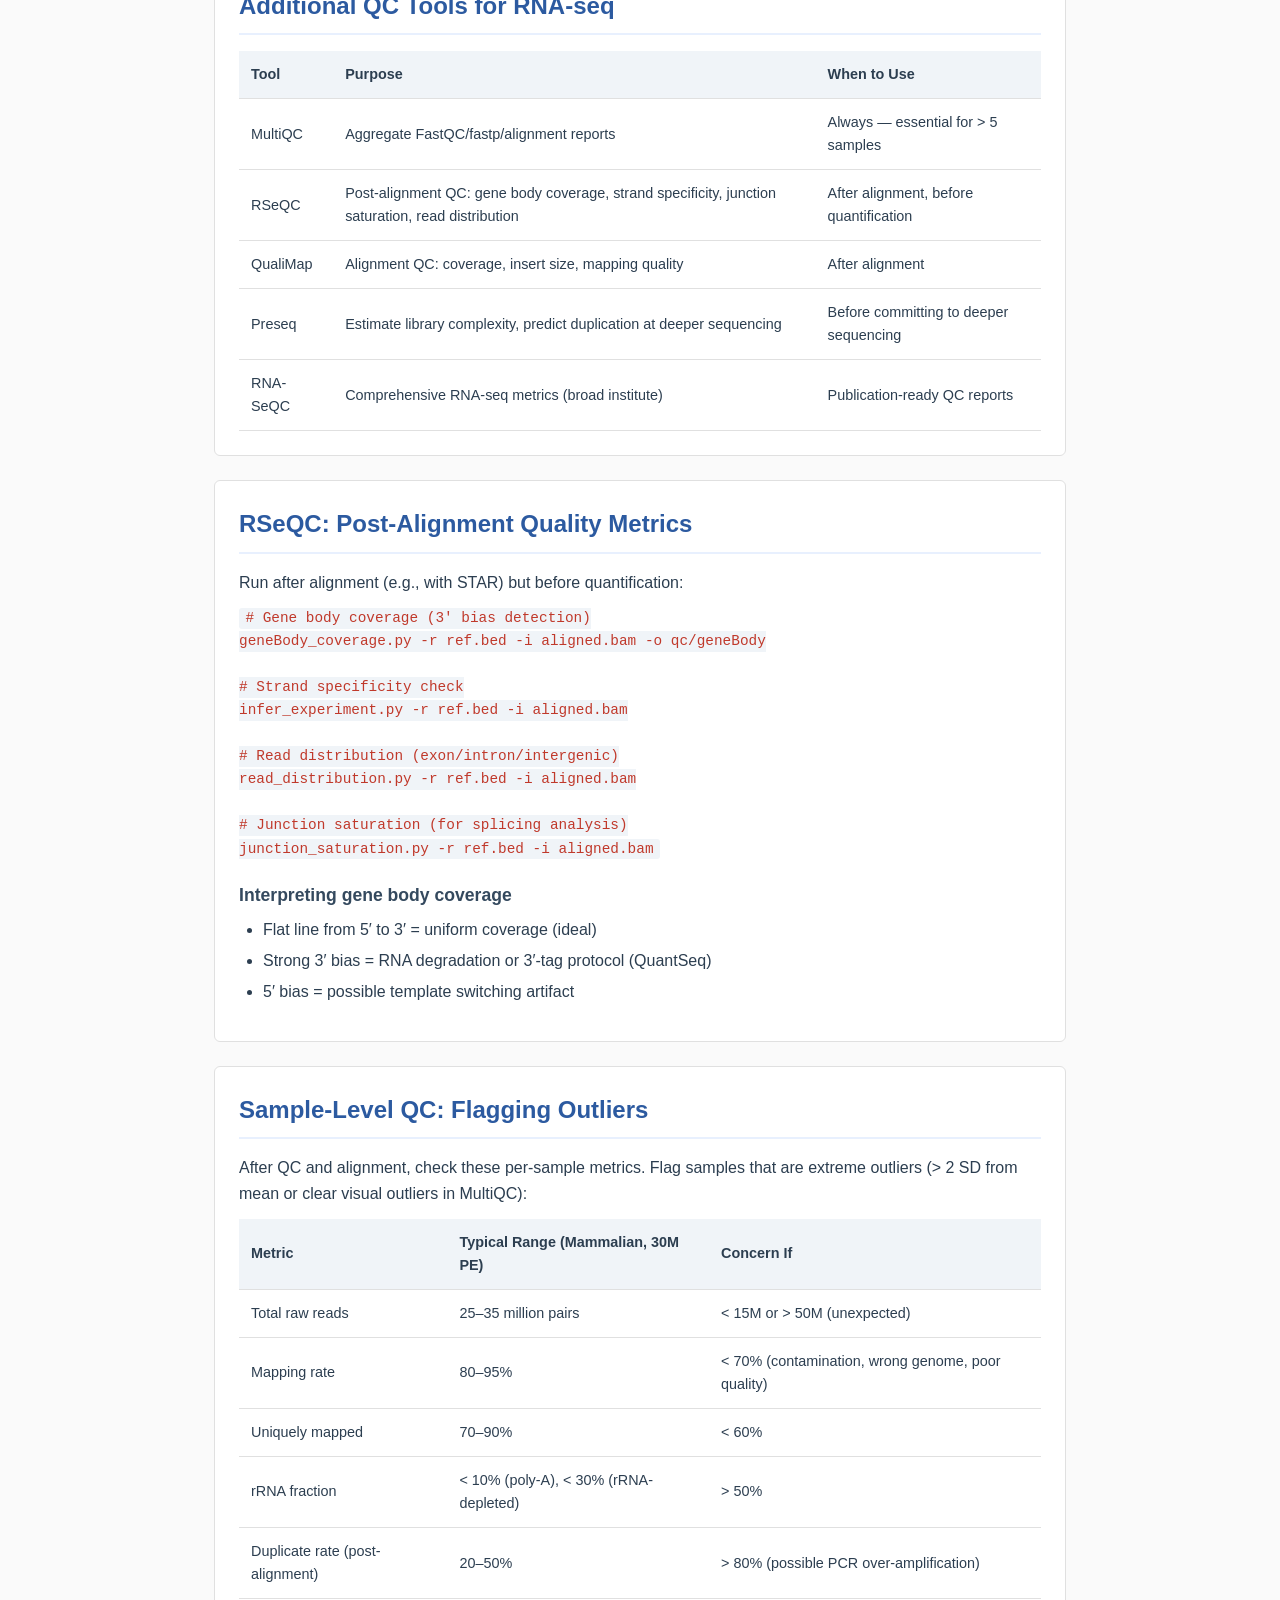
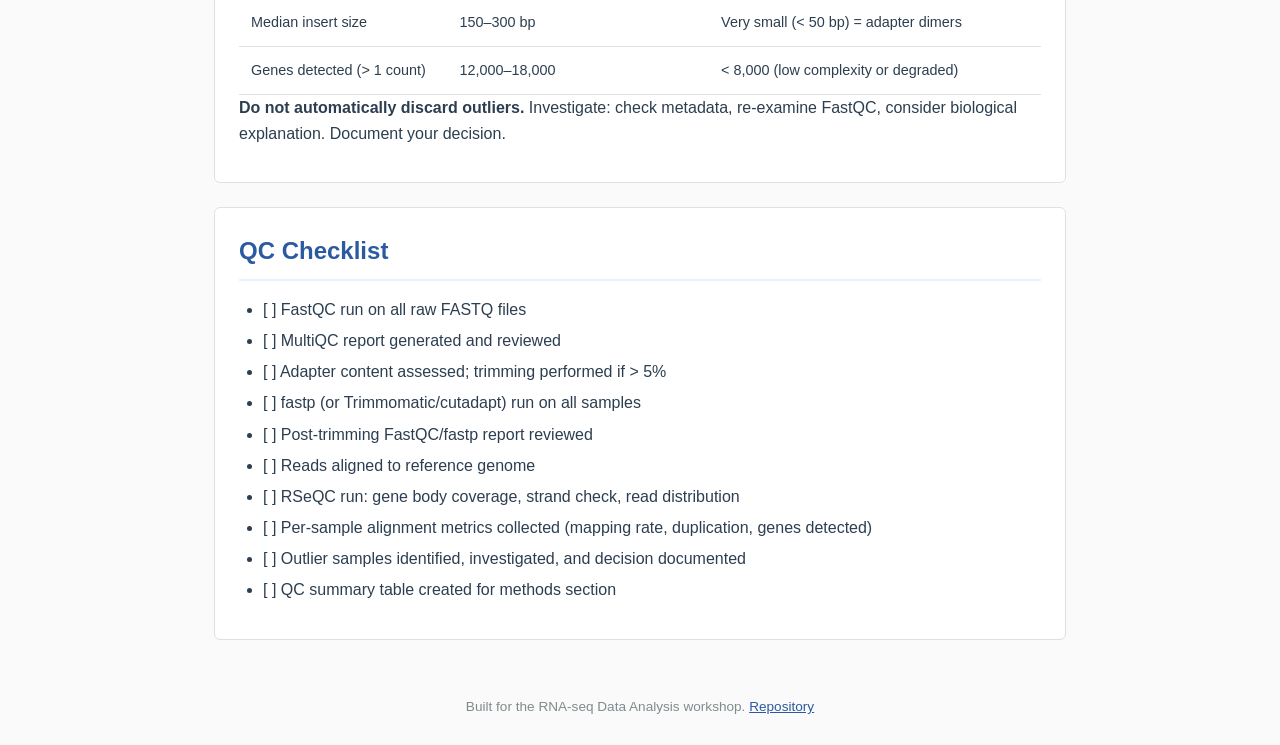
<file: quality-control.html>
<!doctype html>
<html lang="en">
<head>
<meta charset="utf-8">
<meta name="viewport" content="width=device-width, initial-scale=1">
<title>Quality Control — RNA-seq Data Analysis</title>
<link rel="stylesheet" href="style.css">
</head>
<body>
<header>
<h1>RNA-seq Data Analysis</h1>
<p class="subtitle">A hands-on introduction for graduate students in genomics</p>
</header>
<nav>
<ul>
<li><a href="index.html">Overview</a></li>
<li><a href="experimental-design.html">Experimental Design</a></li>
<li><a href="quality-control.html" class="active">Quality Control</a></li>
<li><a href="alignment-quantification.html">Alignment &amp; Quantification</a></li>
<li><a href="differential-expression.html">Differential Expression</a></li>
<li><a href="functional-analysis.html">Functional Analysis</a></li>
</ul>
</nav>
<main>
<section>
<h2>Quality Control: Know Your Data Before You Analyze It</h2>
<p>Raw sequencing reads contain artifacts — adapter sequences, low-quality tails, PCR duplicates, contamination — that distort downstream analysis. Quality control (QC) identifies these problems so you can fix them (trimming) or flag affected samples.</p>
</section>

<section>
<h2>FastQC: The Standard QC Tool</h2>
<p><code>FastQC</code> (Babraham Institute) generates a per-sample HTML report with ~10 diagnostic modules. Run it on every FASTQ file:</p>
<pre><code>fastqc sample_R1.fastq.gz sample_R2.fastq.gz -o qc_reports/</code></pre>
<p>For many samples, aggregate with <code>MultiQC</code>:</p>
<pre><code>multiqc qc_reports/ -o multiqc_report/</code></pre>
</section>

<section>
<h2>Key FastQC Modules and What They Mean</h2>
<table>
<thead>
<tr><th>Module</th><th>What It Shows</th><th>Action If Failing</th></tr>
</thead>
<tbody>
<tr><td>Per base sequence quality</td><td>Phred quality score (Q) at each position</td><td>Trim low-quality tails (typically last 10–15 bp); Q < 20 = 1% error rate</td></tr>
<tr><td>Per sequence quality scores</td><td>Distribution of mean quality per read</td><td>If a subpopulation of low-quality reads exists, consider aggressive trimming</td></tr>
<tr><td>Per base sequence content</td><td>Fraction of A/C/G/T at each position</td><td>Random libraries should be flat (~25% each). Bias at start = adapter or priming artifact</td></tr>
<tr><td>Per sequence GC content</td><td>GC% distribution across reads</td><td>Should match expected genome GC%. A second peak = contamination (e.g., adapter, rRNA, bacteria)</td></tr>
<tr><td>Per base N content</td><td>Fraction of N (unknown) bases at each position</td><td>Rising N% at ends = quality degradation; trim</td></tr>
<tr><td>Sequence length distribution</td><td>Read length(s) present</td><td>Should be uniform. Multiple peaks = adapter dimers or trimming artifacts</td></tr>
<tr><td>Sequence duplication levels</td><td>Fraction of reads seen >1 time</td><td>High duplication in RNA-seq is often biological (highly expressed genes). Check if duplication drops after removing rRNA/mtRNA</td></tr>
<tr><td>Overrepresented sequences</td><td>Exact sequences appearing frequently</td><td>Adapters, primers, rRNA, poly-A. Trim if adapter; note if rRNA depletion failed</td></tr>
<tr><td>Adapter content</td><td>% reads with adapter at each position</td><td>> 5% adapter content = trim required. Illumina TruSeq, Nextera, or custom adapters</td></tr>
<tr><td>Kmer content</td><td>Overrepresented short kmers</td><td>Can reveal adapter fragments, priming bias, or contamination</td></tr>
</tbody>
</table>
</section>

<section>
<h2>RNA-seq Specific QC Considerations</h2>
<div class="concepts">
<div class="concept">
<h3>Per-base sequence content is rarely flat</h3>
<p>Unlike genomic DNA-seq, RNA-seq shows strong 5′ bias from random hexamer priming and 3′ bias from poly-A selection or degradation. This is <em>expected</em>, not a failure.</p>
</div>
<div class="concept">
<h3>Duplication is often biological</h3>
<p>In RNA-seq, highly expressed genes (e.g., ribosomal proteins, hemoglobin) produce many identical reads. This is not a PCR artifact. Use <code>Preseq</code> or <code>samtools markdup</code> on aligned reads to distinguish.</p>
</div>
<div class="concept">
<h3>rRNA contamination</h3>
<p>Even with poly-A selection or rRNA depletion, 5–50% of reads can be rRNA. Check "Overrepresented sequences" for rRNA hits. If > 20% rRNA, consider re-depleting or using a depletion kit.</p>
</div>
<div class="concept">
<h3>Strand-specificity check</h3>
<p>For stranded libraries, verify the expected strand bias after alignment (e.g., with <code>RSeQC infer_experiment.py</code>). Wrong strandedness setting in quantification = wasted data.</p>
</div>
</div>
</section>

<section>
<h2>Trimming: Removing Adapters and Low-Quality Bases</h2>
<p>Trim every dataset. Even if FastQC shows minimal adapter content, trimmers remove low-quality tails that hurt alignment.</p>
<h3>Recommended tools</h3>
<ul>
<li><strong>fastp</strong> (recommended): Fast, auto-detects adapters, produces HTML/JSON report, does QC + trimming in one step</li>
<li><strong>Trimmomatic</strong>: Classic, highly configurable, Java-based</li>
<li><strong>cutadapt</strong>: Flexible, Python, good for custom adapters</li>
</ul>
<h3>Example: fastp</h3>
<pre><code>fastp -i sample_R1.fastq.gz -I sample_R2.fastq.gz \
      -o sample_R1.trimmed.fastq.gz -O sample_R2.trimmed.fastq.gz \
      --detect_adapter_for_pe --trim_poly_g --trim_poly_x \
      --qualified_quality_phred 20 --length_required 30 \
      --html qc/fastp_sample.html --json qc/fastp_sample.json</code></pre>
<p>Key options: <code>--detect_adapter_for_pe</code> auto-detects Illumina adapters; <code>--trim_poly_g</code> removes poly-G tails (common on NovaSeq); <code>--trim_poly_x</code> removes poly-X tails; <code>--qualified_quality_phred 20</code> keeps bases with Q ≥ 20; <code>--length_required 30</code> discards reads shorter than 30 bp after trimming.</p>
</section>

<section>
<h2>Post-Trimming QC</h2>
<p>Always re-run FastQC (or check fastp's HTML report) after trimming. Verify:</p>
<ul>
<li>Adapter content ~0%</li>
<li>Per-base quality flat and high across read length</li>
<li>No severe length distribution shift (median length should be close to original)</li>
<li>Per-base sequence content still shows expected RNA-seq bias (not flat)</li>
</ul>
</section>

<section>
<h2>Additional QC Tools for RNA-seq</h2>
<table>
<thead>
<tr><th>Tool</th><th>Purpose</th><th>When to Use</th></tr>
</thead>
<tbody>
<tr><td>MultiQC</td><td>Aggregate FastQC/fastp/alignment reports</td><td>Always — essential for > 5 samples</td></tr>
<tr><td>RSeQC</td><td>Post-alignment QC: gene body coverage, strand specificity, junction saturation, read distribution</td><td>After alignment, before quantification</td></tr>
<tr><td>QualiMap</td><td>Alignment QC: coverage, insert size, mapping quality</td><td>After alignment</td></tr>
<tr><td>Preseq</td><td>Estimate library complexity, predict duplication at deeper sequencing</td><td>Before committing to deeper sequencing</td></tr>
<tr><td>RNA-SeQC</td><td>Comprehensive RNA-seq metrics (broad institute)</td><td>Publication-ready QC reports</td></tr>
</tbody>
</table>
</section>

<section>
<h2>RSeQC: Post-Alignment Quality Metrics</h2>
<p>Run after alignment (e.g., with STAR) but before quantification:</p>
<pre><code># Gene body coverage (3' bias detection)
geneBody_coverage.py -r ref.bed -i aligned.bam -o qc/geneBody

# Strand specificity check
infer_experiment.py -r ref.bed -i aligned.bam

# Read distribution (exon/intron/intergenic)
read_distribution.py -r ref.bed -i aligned.bam

# Junction saturation (for splicing analysis)
junction_saturation.py -r ref.bed -i aligned.bam</code></pre>
<h3>Interpreting gene body coverage</h3>
<ul>
<li>Flat line from 5′ to 3′ = uniform coverage (ideal)</li>
<li>Strong 3′ bias = RNA degradation or 3′-tag protocol (QuantSeq)</li>
<li>5′ bias = possible template switching artifact</li>
</ul>
</section>

<section>
<h2>Sample-Level QC: Flagging Outliers</h2>
<p>After QC and alignment, check these per-sample metrics. Flag samples that are extreme outliers (> 2 SD from mean or clear visual outliers in MultiQC):</p>
<table>
<thead>
<tr><th>Metric</th><th>Typical Range (Mammalian, 30M PE)</th><th>Concern If</th></tr>
</thead>
<tbody>
<tr><td>Total raw reads</td><td>25–35 million pairs</td><td>< 15M or > 50M (unexpected)</td></tr>
<tr><td>Mapping rate</td><td>80–95%</td><td>< 70% (contamination, wrong genome, poor quality)</td></tr>
<tr><td>Uniquely mapped</td><td>70–90%</td><td>< 60%</td></tr>
<tr><td>rRNA fraction</td><td>< 10% (poly-A), < 30% (rRNA-depleted)</td><td>> 50%</td></tr>
<tr><td>Duplicate rate (post-alignment)</td><td>20–50%</td><td>> 80% (possible PCR over-amplification)</td></tr>
<tr><td>Median insert size</td><td>150–300 bp</td><td>Very small (< 50 bp) = adapter dimers</td></tr>
<tr><td>Genes detected (> 1 count)</td><td>12,000–18,000</td><td>< 8,000 (low complexity or degraded)</td></tr>
</tbody>
</table>
<p><strong>Do not automatically discard outliers.</strong> Investigate: check metadata, re-examine FastQC, consider biological explanation. Document your decision.</p>
</section>

<section>
<h2>QC Checklist</h2>
<ul>
<li>[ ] FastQC run on all raw FASTQ files</li>
<li>[ ] MultiQC report generated and reviewed</li>
<li>[ ] Adapter content assessed; trimming performed if > 5%</li>
<li>[ ] fastp (or Trimmomatic/cutadapt) run on all samples</li>
<li>[ ] Post-trimming FastQC/fastp report reviewed</li>
<li>[ ] Reads aligned to reference genome</li>
<li>[ ] RSeQC run: gene body coverage, strand check, read distribution</li>
<li>[ ] Per-sample alignment metrics collected (mapping rate, duplication, genes detected)</li>
<li>[ ] Outlier samples identified, investigated, and decision documented</li>
<li>[ ] QC summary table created for methods section</li>
</ul>
</section>
</main>
<footer>
<p>Built for the RNA-seq Data Analysis workshop. <a href="https://github.com/chaoqh/chaoqh_llm">Repository</a></p>
</footer>
</body>
</html>
</file>
<file: style.css>
/* RNA-seq Data Analysis Course — Styles */

* {
box-sizing: border-box;
margin: 0;
padding: 0;
}

body {
font-family: -apple-system, BlinkMacSystemFont, "Segoe UI", Roboto, "Helvetica Neue", Arial, sans-serif;
line-height: 1.6;
color: #2c3e50;
background-color: #fafafa;
max-width: 900px;
margin: 0 auto;
padding: 0 1rem;
}

header {
background: linear-gradient(135deg, #2c5aa0 0%, #1e3d6f 100%);
color: white;
padding: 2.5rem 1.5rem;
margin: 0 -1rem 2rem;
border-radius: 0 0 8px 8px;
text-align: center;
}

header h1 {
font-size: 2.2rem;
font-weight: 600;
margin-bottom: 0.5rem;
}

.subtitle {
font-size: 1.1rem;
opacity: 0.9;
font-weight: 300;
}

nav {
background: white;
border: 1px solid #e0e0e0;
border-radius: 6px;
padding: 0.5rem;
margin-bottom: 2rem;
overflow-x: auto;
}

nav ul {
list-style: none;
display: flex;
flex-wrap: wrap;
gap: 0.25rem;
justify-content: center;
}

nav a {
display: block;
padding: 0.5rem 1rem;
color: #2c5aa0;
text-decoration: none;
border-radius: 4px;
font-size: 0.9rem;
font-weight: 500;
transition: background 0.2s, color 0.2s;
white-space: nowrap;
}

nav a:hover {
background: #e8f0fe;
color: #1e3d6f;
}

nav a.active {
background: #2c5aa0;
color: white;
}

main {
padding: 0 0.5rem;
}

section {
background: white;
border: 1px solid #e0e0e0;
border-radius: 6px;
padding: 1.5rem;
margin-bottom: 1.5rem;
}

section h2 {
font-size: 1.5rem;
color: #2c5aa0;
margin-bottom: 1rem;
padding-bottom: 0.5rem;
border-bottom: 2px solid #e8f0fe;
}

section h3 {
font-size: 1.1rem;
color: #34495e;
margin: 1.25rem 0 0.5rem;
}

section p {
margin-bottom: 0.75rem;
}

section ul, section ol {
margin-left: 1.5rem;
margin-bottom: 0.75rem;
}

section li {
margin-bottom: 0.35rem;
}

section strong {
color: #2c3e50;
}

section code {
background: #f0f4f8;
padding: 0.15rem 0.4rem;
border-radius: 3px;
font-family: "SF Mono", "Fira Code", "Consolas", monospace;
font-size: 0.9em;
color: #c0392b;
}

section a {
color: #2c5aa0;
text-decoration: none;
}

section a:hover {
text-decoration: underline;
}

.concepts {
display: grid;
grid-template-columns: repeat(auto-fit, minmax(280px, 1fr));
gap: 1rem;
margin-top: 1rem;
}

.concept {
background: #f8fafc;
border: 1px solid #e0e0e0;
border-radius: 6px;
padding: 1rem;
}

.concept h3 {
margin-top: 0;
font-size: 1rem;
color: #2c5aa0;
}

.concept p {
margin: 0;
font-size: 0.95rem;
}

table {
width: 100%;
border-collapse: collapse;
margin-top: 0.75rem;
font-size: 0.9rem;
}

th, td {
padding: 0.75rem;
text-align: left;
border-bottom: 1px solid #e0e0e0;
}

th {
background: #f0f4f8;
font-weight: 600;
color: #2c3e50;
}

tr:hover td {
background: #fafafa;
}

footer {
text-align: center;
padding: 2rem 1rem;
color: #7f8c8d;
font-size: 0.85rem;
}

footer a {
color: #2c5aa0;
}

/* Responsive adjustments */
@media (max-width: 600px) {
header {
margin: 0 -1rem 1.5rem;
padding: 1.5rem 1rem;
}

header h1 {
font-size: 1.6rem;
}

section {
padding: 1rem;
}

nav ul {
justify-content: flex-start;
}

nav a {
padding: 0.4rem 0.75rem;
font-size: 0.85rem;
}
}
</file>
